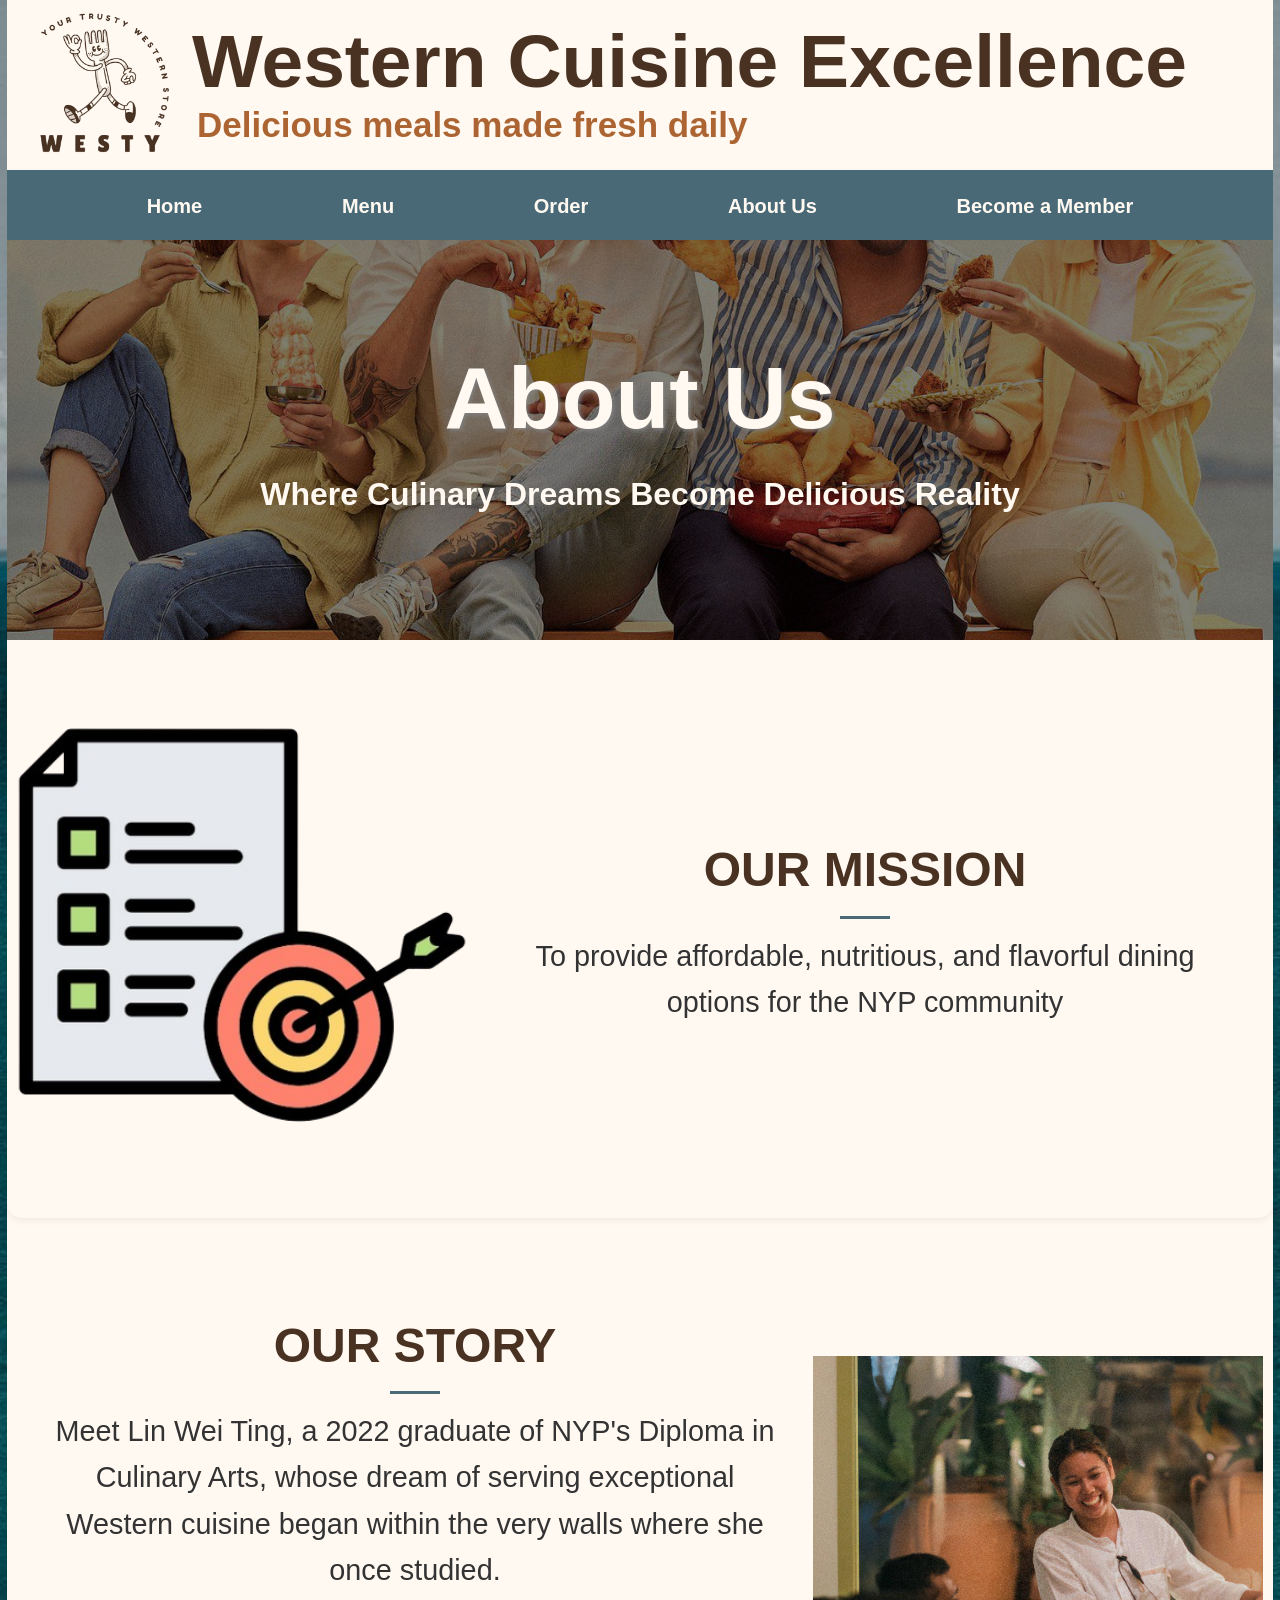
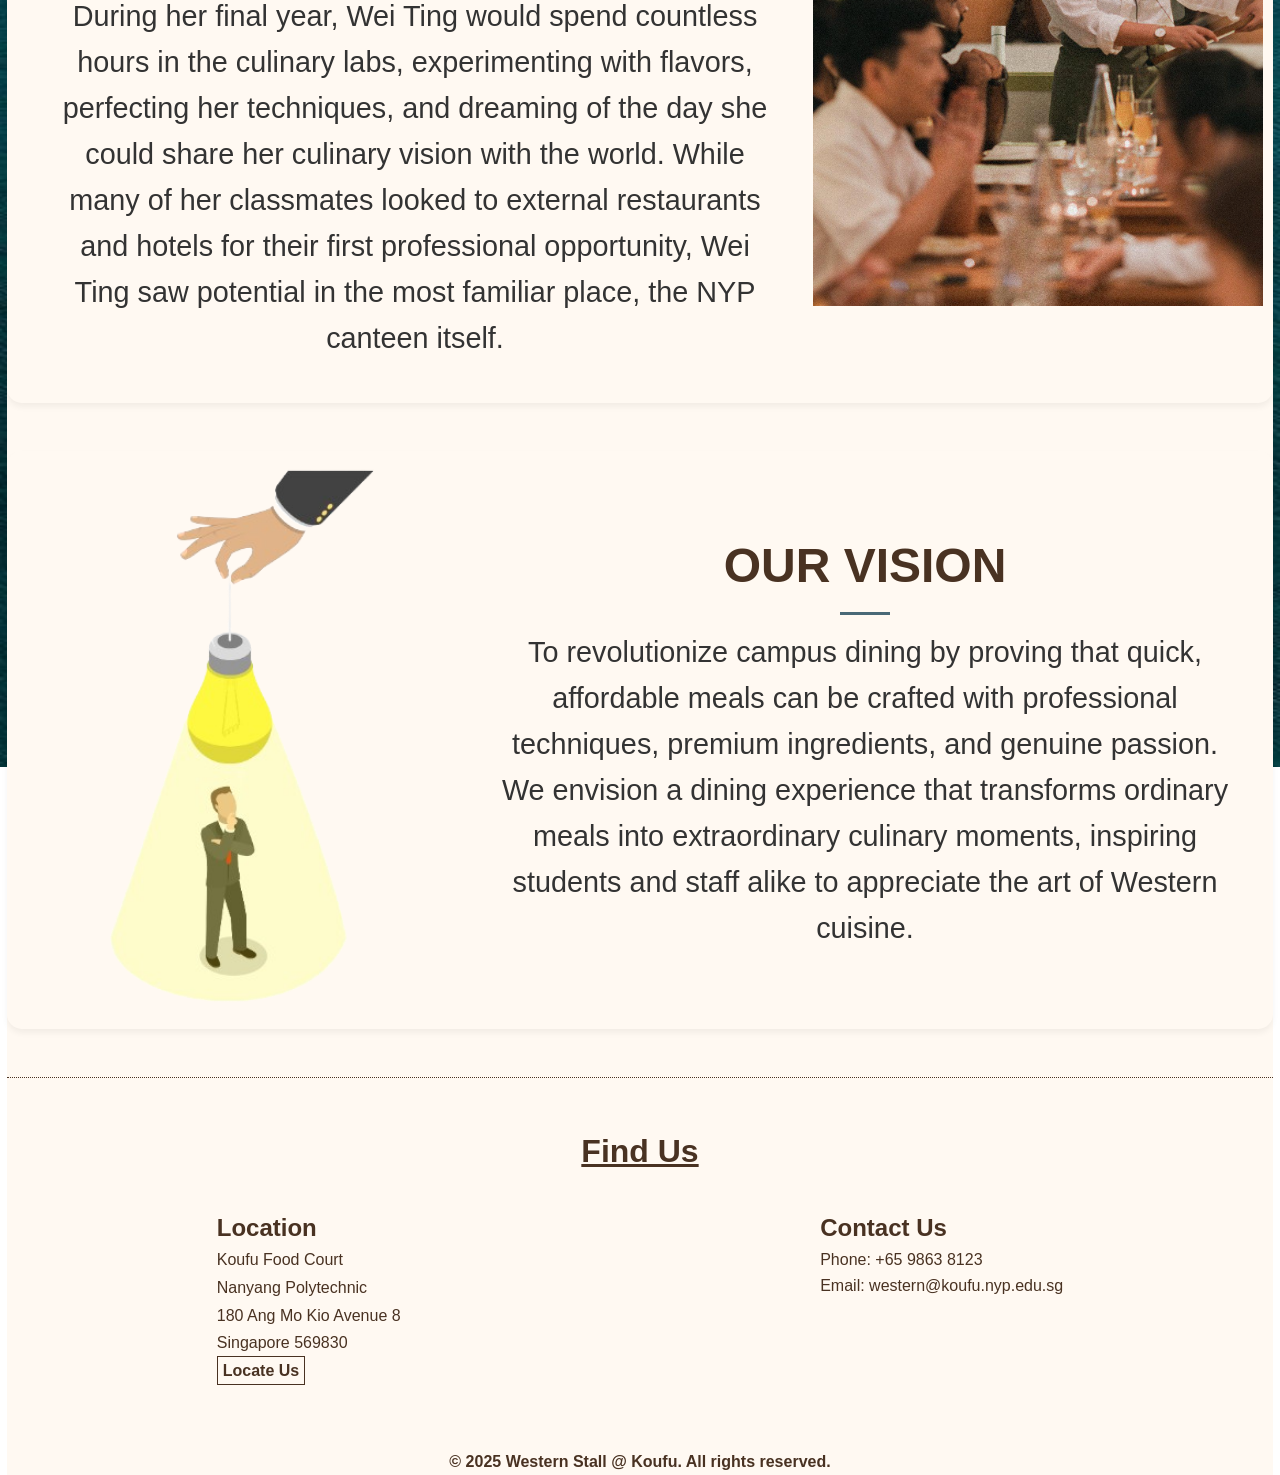
<file: assets/Project File/C2_244876B_HolyAngelinVirsaIrwanto_FinalProject (1)/C2_244876B_HolyAngelinVirsaIrwanto_FinalProject/about.html>
<!DOCTYPE html>
<html lang="en">
<head>
    <meta charset="UTF-8">
    <meta name="viewport" content="width=device-width, initial-scale=1.0">
    <title>About Us</title>
    <link rel="stylesheet" href="stylesheet/styles.css">
    <style>

        body{
            background-image: url(Images/bg2.jpg);
            background-size: cover;
            overflow-x: hidden;
            overflow-y: auto;
            background-repeat: no-repeat;
            background-attachment: fixed;
        }

        main{
            background-color: #fff9f2;
            border: none;
        }

        
        .about-banner {
            position: relative;
            width: 100%;
            height: 400px;
            background: linear-gradient(to top, rgb(0, 0, 0, 0.5) 50%, rgb(0, 0, 0, 0.5) 50%), url(Images/member.jpg);
            background-size: cover;
            background-repeat: no-repeat;
            background-position: center;
            display: flex;
            align-items: center;
            justify-content: center;
        }

        .about-banner-content {
            text-align: center;
            color: #fff9f2;
            padding: 0 2rem;
            animation: fadeIn 1s ease-out;
            
        }

        .about-banner h1 {
            font-size: 5.5rem;
            margin-bottom: 0;
            text-shadow: 2px 2px 4px grey;
        }

        .about-banner p {
            font-size: 2rem;
            margin-bottom: 2rem;
            font-weight: bold;
        }

        .ourmission, .ourstory, .ourvision {
            display: flex;
            align-items: center;
            margin-bottom: 3rem;
            padding: 10px;
            border-radius: 15px;
            box-shadow: 0 4px 6px rgba(0, 0, 0, 0.05);
            overflow: hidden;
        }

        .ourmission img, .ourstory img, .ourvision img {
            width: 450px;
            height: 550px;
            object-fit: cover;
            transition: transform 0.3s ease;
        }
        .ourmission:hover img, .ourstory:hover img, .ourvision:hover img {
            transform: scale(1.05);
        }

        .ourmission-text, .ourstory-text, .ourvision-text {
            flex: 1;
            padding: 2rem;
            text-align: center;
        }

        .ourmission-text h1, .ourstory-text h1, .ourvision-text h1 {
            font-size: 3rem;
            color: #493222;
            margin-bottom: 1.5rem;
            position: relative;
        }

        .ourmission-text h1::after, 
        .ourstory-text h1::after, 
        .ourvision-text h1::after {
            content: '';
            position: absolute;
            bottom: -10px;
            left: 50%;
            transform: translateX(-50%);
            width: 50px;
            height: 3px;
            background-color: #496977;
        }

.ourmission-text p, .ourstory-text p, .ourvision-text p {
    font-size: 1.8rem;
    color: #333;
    line-height: 1.6;
}
    </style>

</head>
<body>
    <main>
        <header>
            <div class="header-image">
                <img src="Images/westy2_brown-removebg-preview.png" height="150" width="150" alt="">
            </div>
            <div class="text-container">
            <h1>Western Cuisine Excellence</h1>
            <p>Delicious meals made fresh daily</p>
            </div>
            
            
        </header>

        <nav>
            <a href="home_page.html">Home</a>
            <a href="menu.html">Menu</a>
            <a href="order.html">Order</a>
            <a href="about.html">About Us</a>
            <a href="register.html">Become a Member</a>
        </nav>

        <section class="about-banner">
            <section class="about-banner-content">
                <h1>About Us</h1>
                <p>Where Culinary Dreams Become Delicious Reality</p>
            </section>
        </section>

        <section class="ourmission">
            <div>
                <img src="Images/mission-removebg-preview.png" alt="">
            </div>
            <div class="ourmission-text">
                <h1>OUR MISSION</h1>
                <p>To provide affordable, nutritious, and flavorful dining options for the NYP community
                </p>
            </div>
        </section>

        <section class="ourstory">
            <div class="ourstory-text">
                <h1>OUR STORY</h1>
                <p>Meet Lin Wei Ting, a 2022 graduate of NYP's Diploma in Culinary Arts, whose dream of serving exceptional Western cuisine began within the very walls where she once studied.
                </p>
                <p>During her final year, Wei Ting would spend countless hours in the culinary labs, experimenting with flavors, perfecting her techniques, and dreaming of the day she could share her culinary vision with the world. While many of her classmates looked to external restaurants and hotels for their first professional opportunity, Wei Ting saw potential in the most familiar place, the NYP canteen itself.
                </p>
            </div>
            <div>
                <img src="Images/manager.jpg" alt="">
            </div>
        </section>

        <section class="ourvision">
            <div>
                <img src="Images/vision-removebg-preview.png" alt="">
            </div>
            <div class="ourvision-text">
                <h1>OUR VISION</h1>
                <p>To revolutionize campus dining by proving that quick, affordable meals can be crafted with professional techniques, premium ingredients, and genuine passion. We envision a dining experience that transforms ordinary meals into extraordinary culinary moments, inspiring students and staff alike to appreciate the art of Western cuisine.
                </p>
            </div>
        </section>


        <section class="contact">
            <h2 class="section-title">Find Us</h2>
            <div class="contact-info">
                <div class="location">
                    <h3>Location</h3>
                    <p>Koufu Food Court</p>
                    <p>Nanyang Polytechnic</p>
                    <p>180 Ang Mo Kio Avenue 8</p>
                    <p>Singapore 569830</p>
                    <p><a href="https://maps.app.goo.gl/f1tavhtFt8kY3Dp88">Locate Us</a></p>
                </div>
                <div class="contact-details">
                    <h3>Contact Us</h3>
                    <p>Phone: +65 9863 8123</p>
                    <p>Email: western@koufu.nyp.edu.sg</p>
                </div>
            </div>
        </section>

        <footer>
            <h4>&copy; 2025 Western Stall @ Koufu. All rights reserved.</h4> 
        </footer>

    </main>
</body>
</html>
</file>
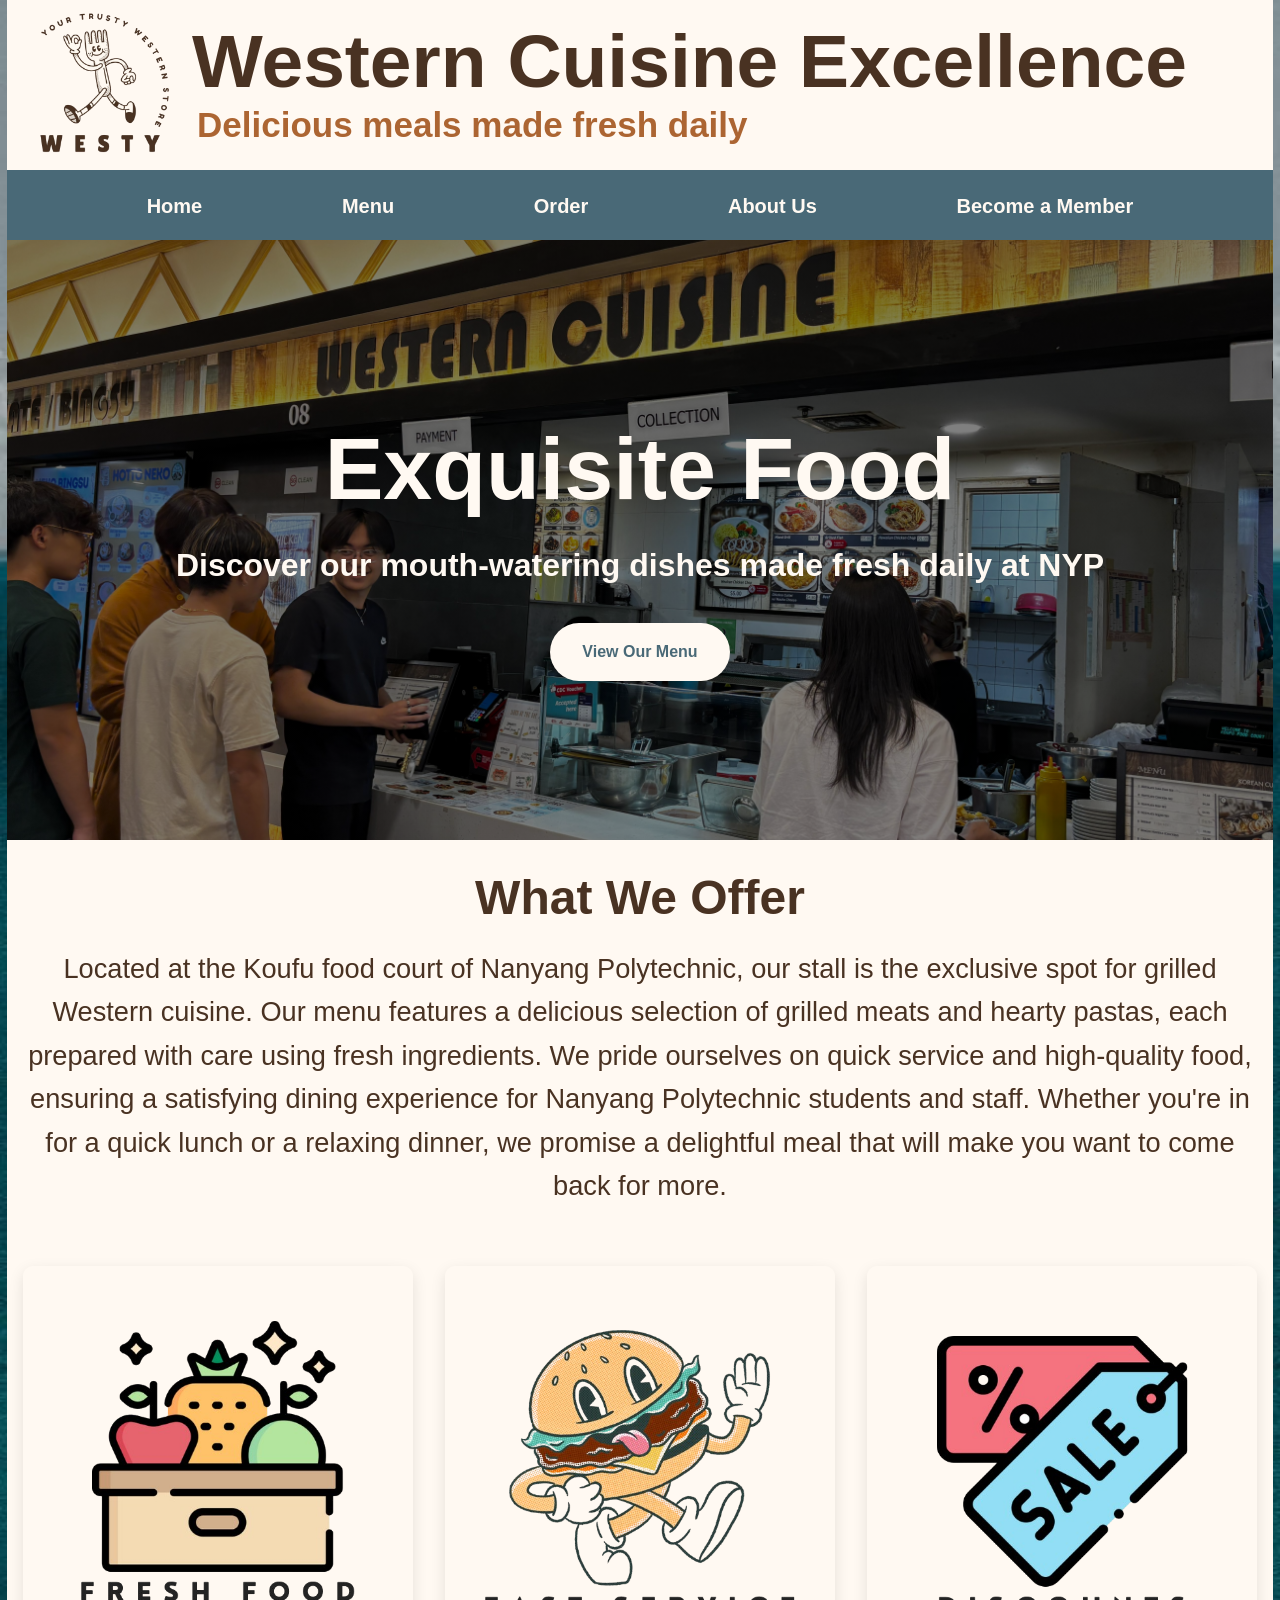
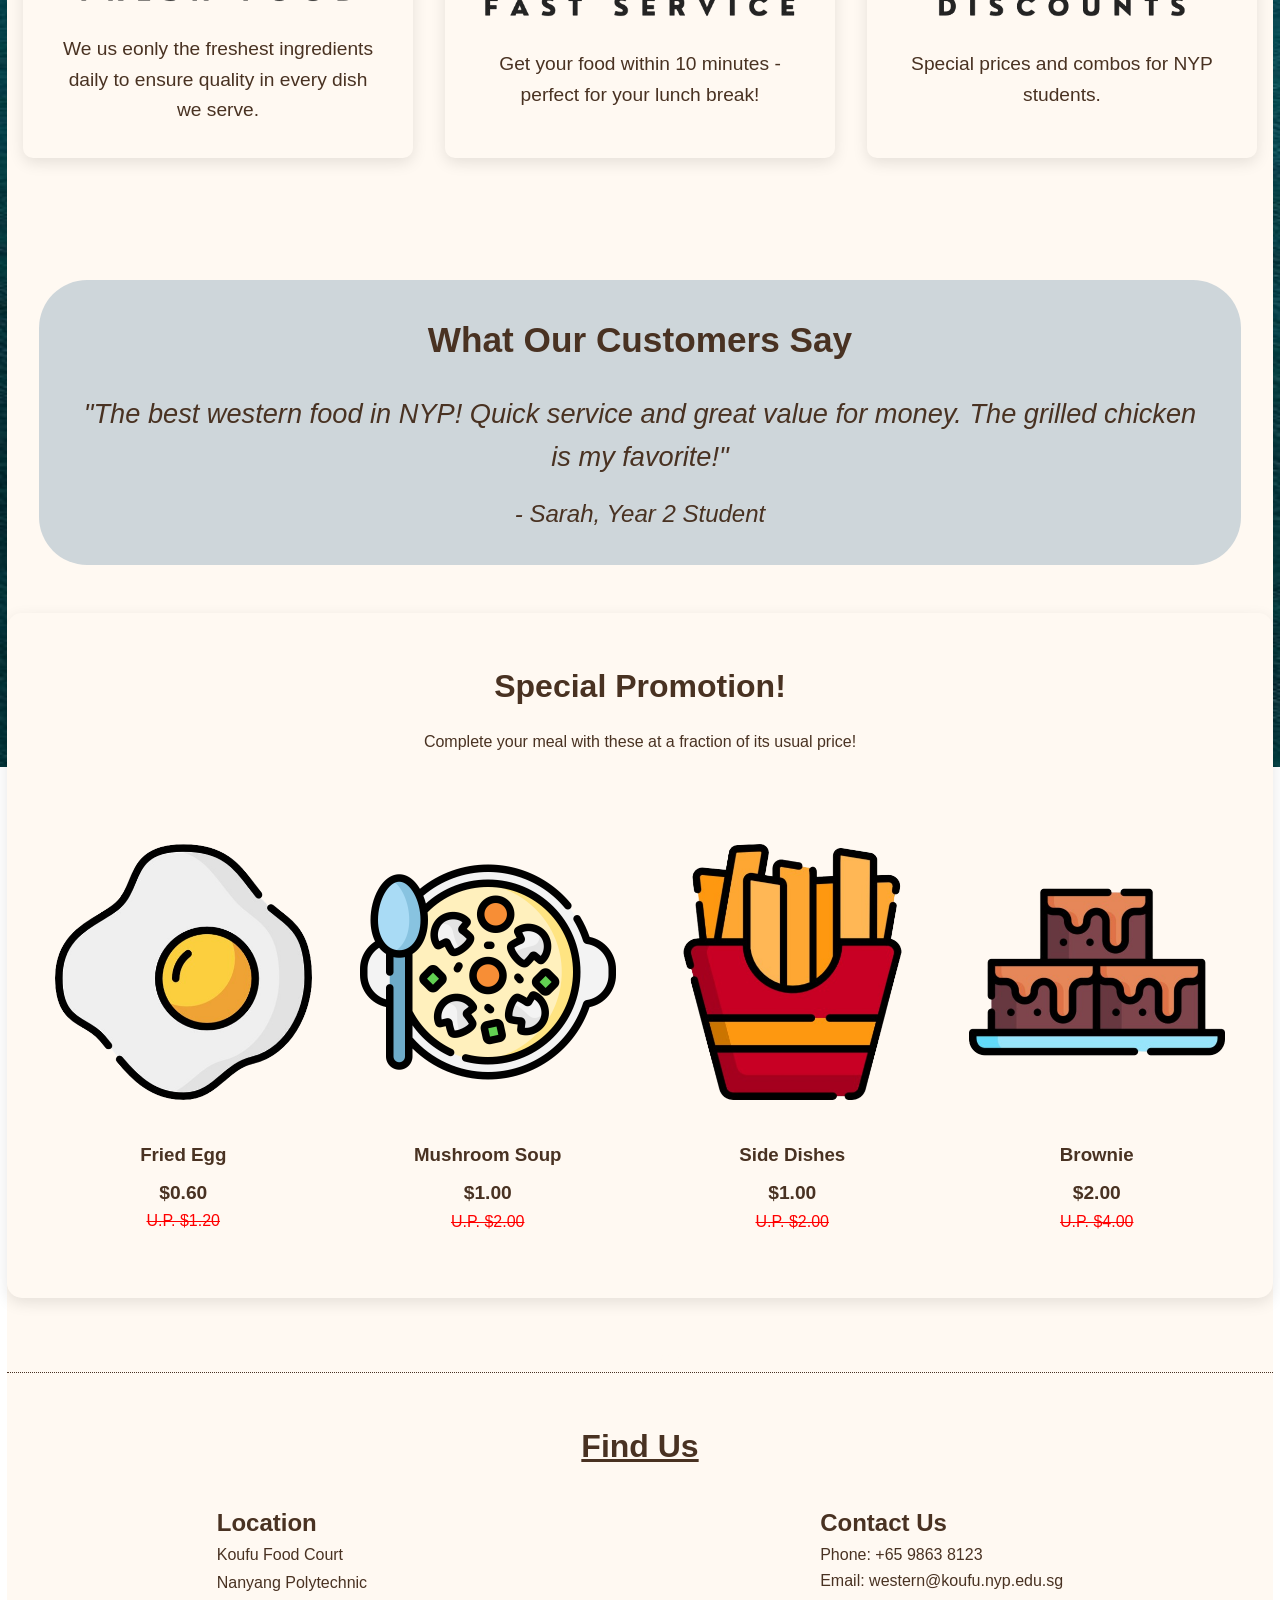
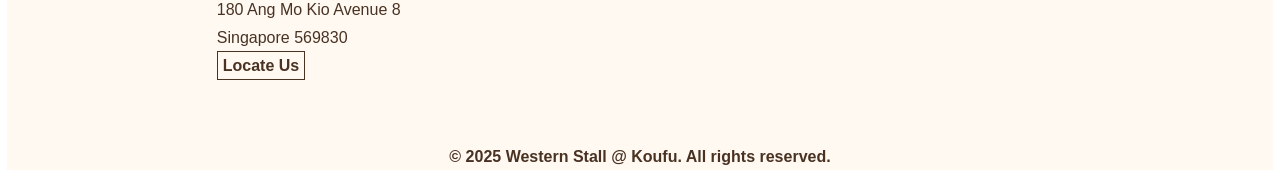
<file: assets/Project File/C2_244876B_HolyAngelinVirsaIrwanto_FinalProject (1)/C2_244876B_HolyAngelinVirsaIrwanto_FinalProject/home_page.html>
<!DOCTYPE html>
<html lang="en">
<head>
    <meta charset="UTF-8">
    <meta name="viewport" content="width=device-width, initial-scale=1.0">
    <title>Home Page</title>
    <link rel="stylesheet" href="stylesheet/styles.css">
    <style>

        body{
            background-image: url(Images/bg2.jpg);
            background-size: cover;
            overflow-x: hidden;
            overflow-y: auto;
            background-repeat: no-repeat;
            background-attachment: fixed;
        }
        
        main{
            background-color: #fff9f2;
            border: none;
        }

        
        .banner {
            position: relative;
            width: 100%;
            height: 600px;
            background: linear-gradient(to top, rgb(0, 0, 0, 0.5) 50%, rgb(0, 0, 0, 0.5) 50%), url(Images/home/westerncuisine.jpg);
            background-size: cover;
            background-repeat: no-repeat;
            background-position: center;
            display: flex;
            align-items: center;
            justify-content: center;
        }

        .banner-content {
            text-align: center;
            color: #fff9f2;
            padding: 0 2rem;
            animation: fadeIn 1s ease-out;
            
        }

        .banner h1 {
            font-size: 5.5rem;
            margin-bottom: 0;
        }

        .banner p {
            font-size: 2rem;
            margin-bottom: 2rem;
            font-weight: bold;
        }

        .banner-button {
            display: inline-block;
            padding: 1rem 2rem;
            background-color: #fff9f2;
            color: #496977;
            text-decoration: none;
            border-radius: 30px;
            font-weight: bold;
            transition: transform 0.05s, background-color 0.05s;

        }

        .banner-button:hover {
            transform: translateY(-2px);
            background-color: #ac6532;
            color: #fff9f2;
        }

        .intro-title {
            padding-top: 20px;
            font-size: 3rem;
        }

        .description {
            font-size: 1.7rem;
            padding: 10px;
            margin-bottom: 20px;
        }

        .homeFood {
            display: grid;
            grid-template-columns: repeat(3, 1fr);
            gap: 2rem;
            margin: 3rem 1rem;
        }

        .feature-card{
            display: flex;
            flex-direction: column;
            justify-content: center;
            padding: 2rem;
            border-radius: 10px;
            text-align: center;
            transition: transform 0.3s;
            box-shadow: 0 5px 15px rgba(0, 0, 0, 0.1);
        }

        .feature-card img {
            width: 100%;
        }

        .feature-card:hover {
            transform: translateY(-5px);
        }

        .feature-card p{
            display: block;
            font-size: 1.2rem;
            margin-top: 10px;
        }

        .testimonial {
            background: linear-gradient(135deg, #ced6da 0%, #ced6da 100% );
            color: #493222;
            padding: 2rem 2rem;
            margin: 3rem 2rem;
            border-radius: 3rem;
            text-align: center;
        }

        .testimonial h2 {
            font-size: 2.2rem;
            margin-bottom: 1.5rem;
        }

        .testimonial p {
            font-size: 1.7rem;
            font-style: italic;
            margin-bottom: 1rem;
        }

        .testimonial cite {
            font-size: 1.5rem;
        }

        .promotions {
            padding: 3rem 2rem;
            border-radius: 15px;
            box-shadow: 0 5px 15px rgba(0, 0, 0, 0.1);
            margin: 3rem 0;
        }

        .promotion-title {
            text-align: center;
            margin-bottom: 1rem;
            font-size: 2rem;
        }

        .promotion-subtitle {
            text-align: center;
            margin-bottom: 3rem;
        }

        .promotion-items {
            display: grid;
            grid-template-columns: repeat(4, 1fr);
            align-items: center;
            margin: auto auto;
            gap: 1rem;
   
        }

        .promo-item {
            display: flex;
            flex-direction: column;
            align-items: center;
            text-align: center;
            padding: 1rem;
    
        }

        .promo-item img {
            width: 100%;
            height: auto;
            object-fit: contain;
        }

        .promo-item:hover {
            transform: translateY(-5px);
        }

        .promo-item h3 {
            margin-top: 2rem;
            margin-bottom: 0.5rem;
        }

        .promo-item .price {
            font-weight: bold;
            font-size: 1.2rem;
        }

        .promo-item .ori-price {
            color: red;
            text-decoration: line-through;
            font-size: 1rem;
        }
    




    </style>

</head>
<body>
    <main>
        <header>
            <div class="header-image">
                <img src="Images/westy2_brown-removebg-preview.png" height="150" width="150" alt="">
            </div>
            <div class="text-container">
            <h1>Western Cuisine Excellence</h1>
            <p>Delicious meals made fresh daily</p>
            </div>
            
            
        </header>

        <nav>
            <a href="home_page.html">Home</a>
            <a href="menu.html">Menu</a>
            <a href="order.html">Order</a>
            <a href="about.html">About Us</a>
            <a href="register.html">Become a Member</a>
        </nav>

        <section class="banner">
            <section class="banner-content">
                <h1>Exquisite Food</h1>
                <p>Discover our mouth-watering dishes made fresh daily at NYP</p>
                <a href="menu.html" class="banner-button">View Our Menu</a>
            </section>
        </section>

        <section class="intro">
            <h1 class="intro-title">What We Offer</h1>
            <p class="description">Located at the Koufu food court of Nanyang Polytechnic, our stall is the exclusive spot for grilled Western cuisine. Our menu features a delicious selection of grilled meats and hearty pastas, each prepared with care using fresh ingredients. We pride ourselves on quick service and high-quality food, ensuring a satisfying dining experience for Nanyang Polytechnic students and staff. Whether you're in for a quick lunch or a relaxing dinner, we promise a delightful meal that will make you want to come back for more.</p>
        

            <div class="homeFood">
                <div class="feature-card">
                    <img src="Images/home/fresh-removebg-preview.png" alt="">
                    <p>We us eonly the freshest ingredients daily to ensure quality in every dish we serve.</p>
                </div>
                <div class="feature-card">
                    <img src="Images/home/fast-removebg-preview.png" alt="fast service">
                    <p>Get your food within 10 minutes - perfect for your lunch break!</p>
                </div>
                <div class="feature-card">
                    <img src="Images/home/discount-removebg-preview.png" alt="discount">
                    <p>Special prices and combos for NYP students.</p>
                </div>
            </div> <br>
        </section>

        <section class="testimonial">
            <h2>What Our Customers Say</h2>
            <p>"The best western food in NYP! Quick service and great value for money. The grilled chicken is my favorite!"</p>
            <cite>- Sarah, Year 2 Student</cite>
        </section>

        <section class="promotions">
            <h2 class="promotion-title">Special Promotion!</h2>
            <p class="promotion-subtitle">Complete your meal with these at a fraction of its usual price!</p> <br>
        
            <div class="promotion-items">
                <div class="promo-item">
                    <a href="order.html" title="Order Now"><img src="Images/home/fried-egg-removebg-preview.png" alt="fried-egg" ></a>
                    <h3>Fried Egg</h3>
                    <p class="price">$0.60</p>
                    <p class="ori-price">U.P. $1.20</p>
                </div>
                <div class="promo-item">
                    <a href="order.html" title="Order Now"><img src="Images/home/mushroom.png" alt="mushroom-soup"></a>
                    <h3>Mushroom Soup</h3>
                    <p class="price">$1.00</p>
                    <p class="ori-price">U.P. $2.00</p>
                </div>
                <div class="promo-item">
                    <a href="order.html" title="Order Now"><img src="Images/home/french-fries-removebg-preview.png" alt="french-fries"></a>
                    <h3>Side Dishes</h3>
                    <p class="price">$1.00</p>
                    <p class="ori-price">U.P. $2.00</p>
                </div>
                <div class="promo-item">
                    <a href="order.html" title="Order Now"><img src="Images/home/brownies-removebg-preview.png" alt="brownies"></a>
                    <h3>Brownie</h3>
                    <p class="price">$2.00</p>
                    <p class="ori-price">U.P. $4.00</p>
                </div>
            </div>
        </section>
        <section style="text-align: center;">
            <a href="order.html" class="cta-button">Order Now</a>
        </section>

        

        <section class="contact">
            <h2 class="section-title">Find Us</h2>
            <div class="contact-info">
                <div class="location">
                    <h3>Location</h3>
                    <p>Koufu Food Court</p>
                    <p>Nanyang Polytechnic</p>
                    <p>180 Ang Mo Kio Avenue 8</p>
                    <p>Singapore 569830</p>
                    <p><a href="https://maps.app.goo.gl/f1tavhtFt8kY3Dp88">Locate Us</a></p>
                </div>
                <div class="contact-details">
                    <h3>Contact Us</h3>
                    <p>Phone: +65 9863 8123</p>
                    <p>Email: western@koufu.nyp.edu.sg</p>
                </div>
            </div>
        </section>

        <footer>
        <h4>&copy; 2025 Western Stall @ Koufu. All rights reserved.</h4> 
        </footer>
    </main>
</body>
</html>
</file>
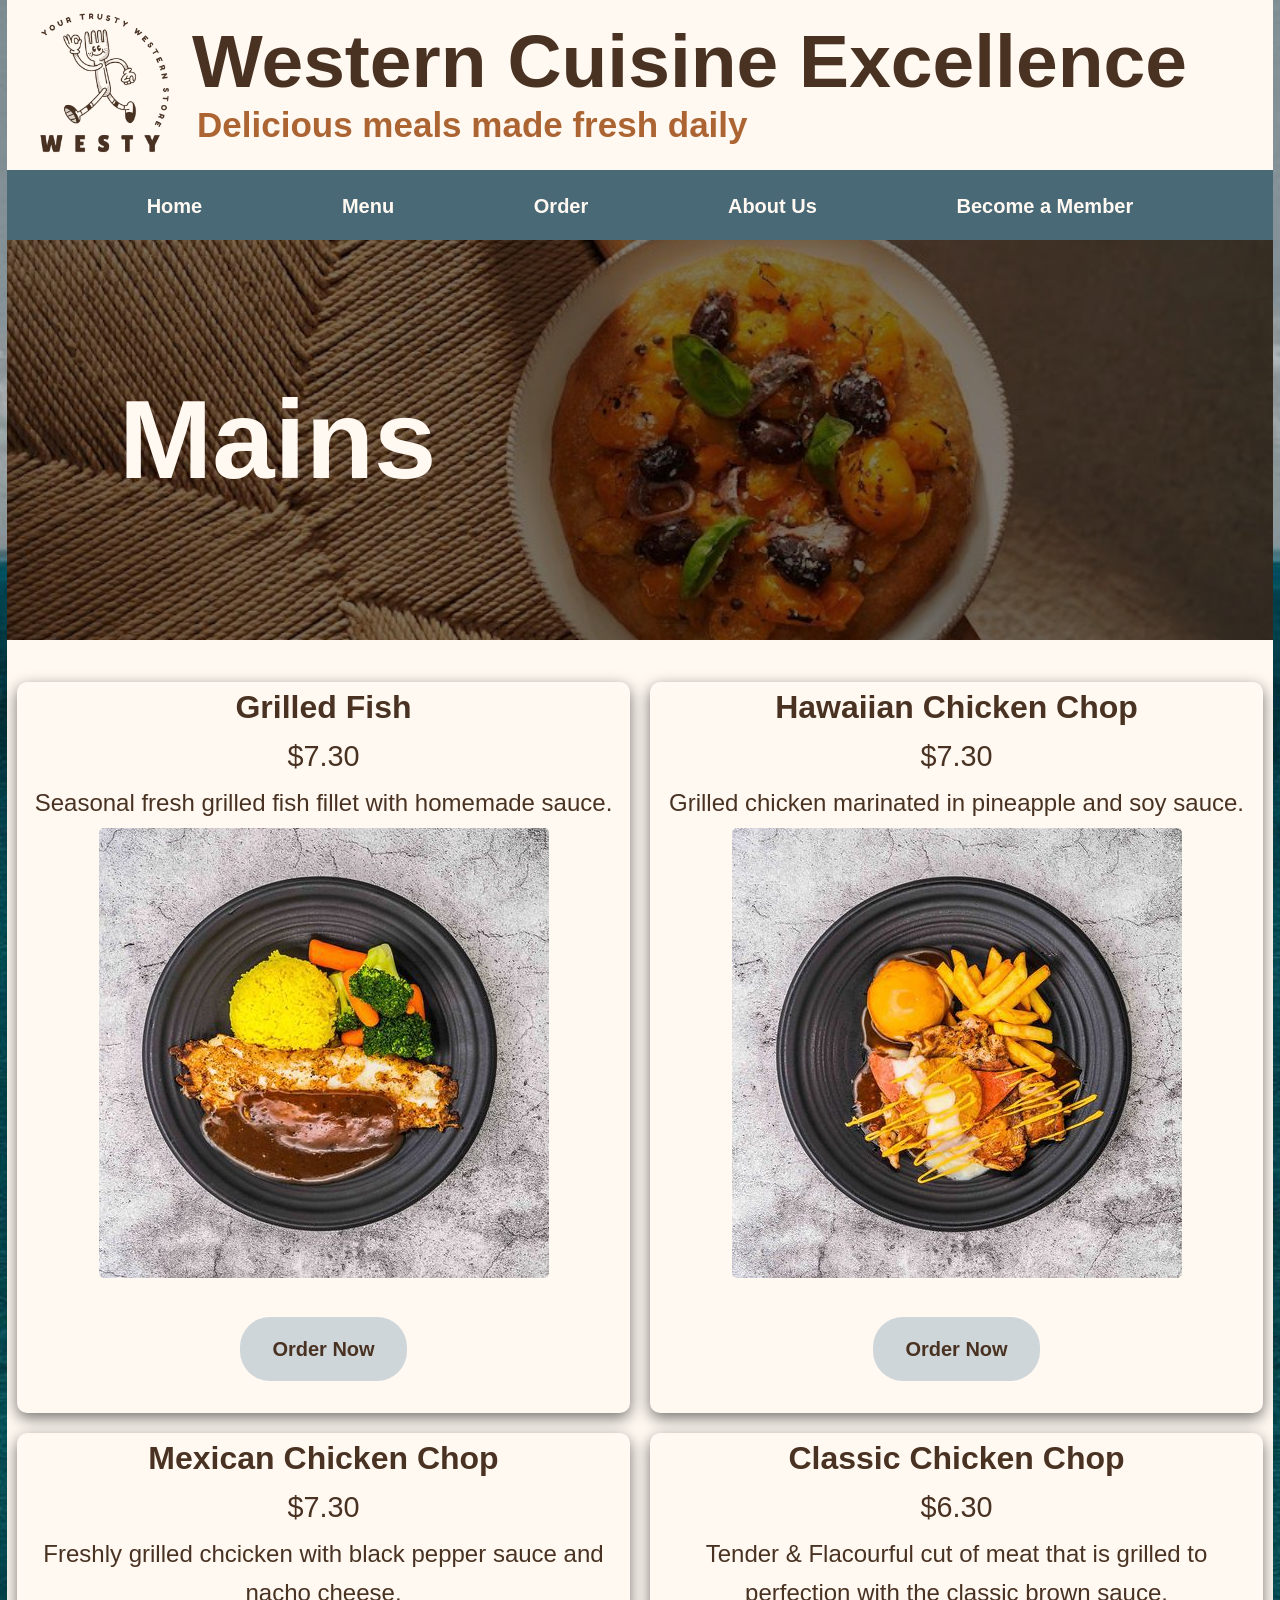
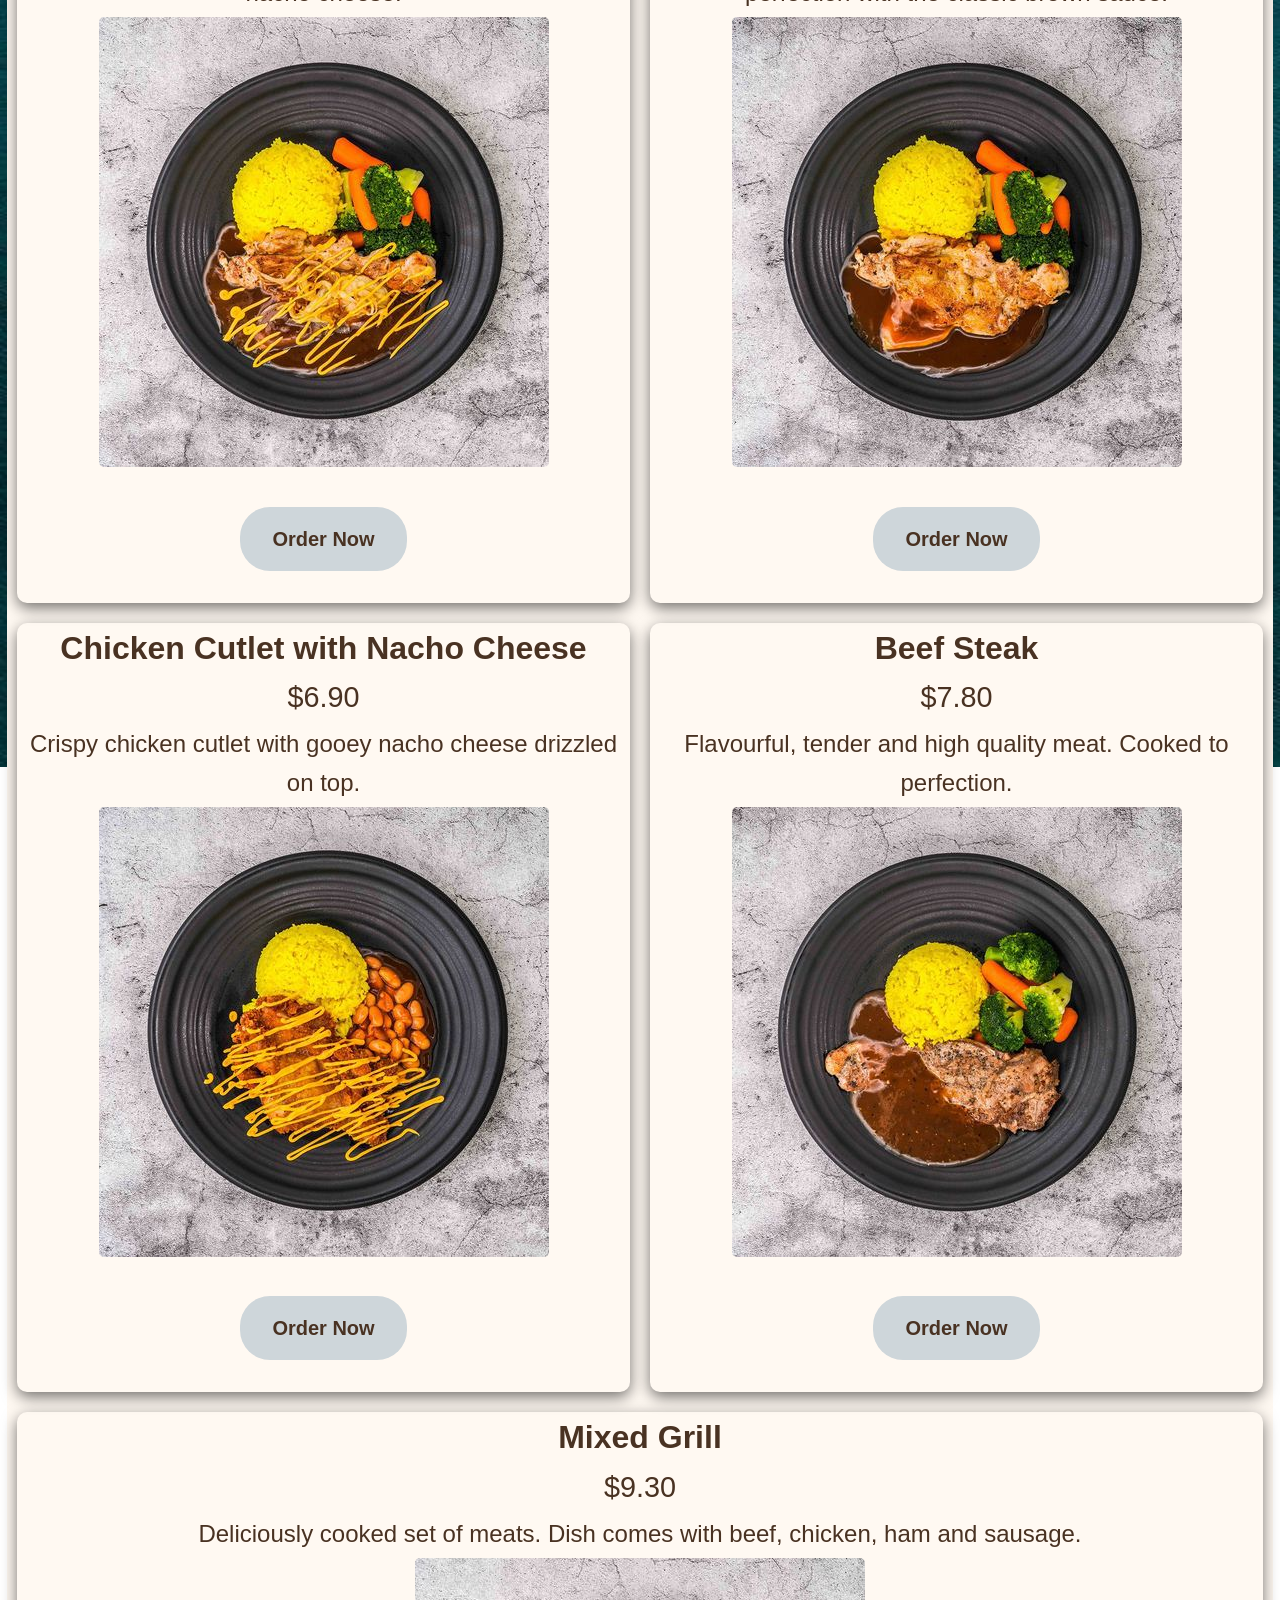
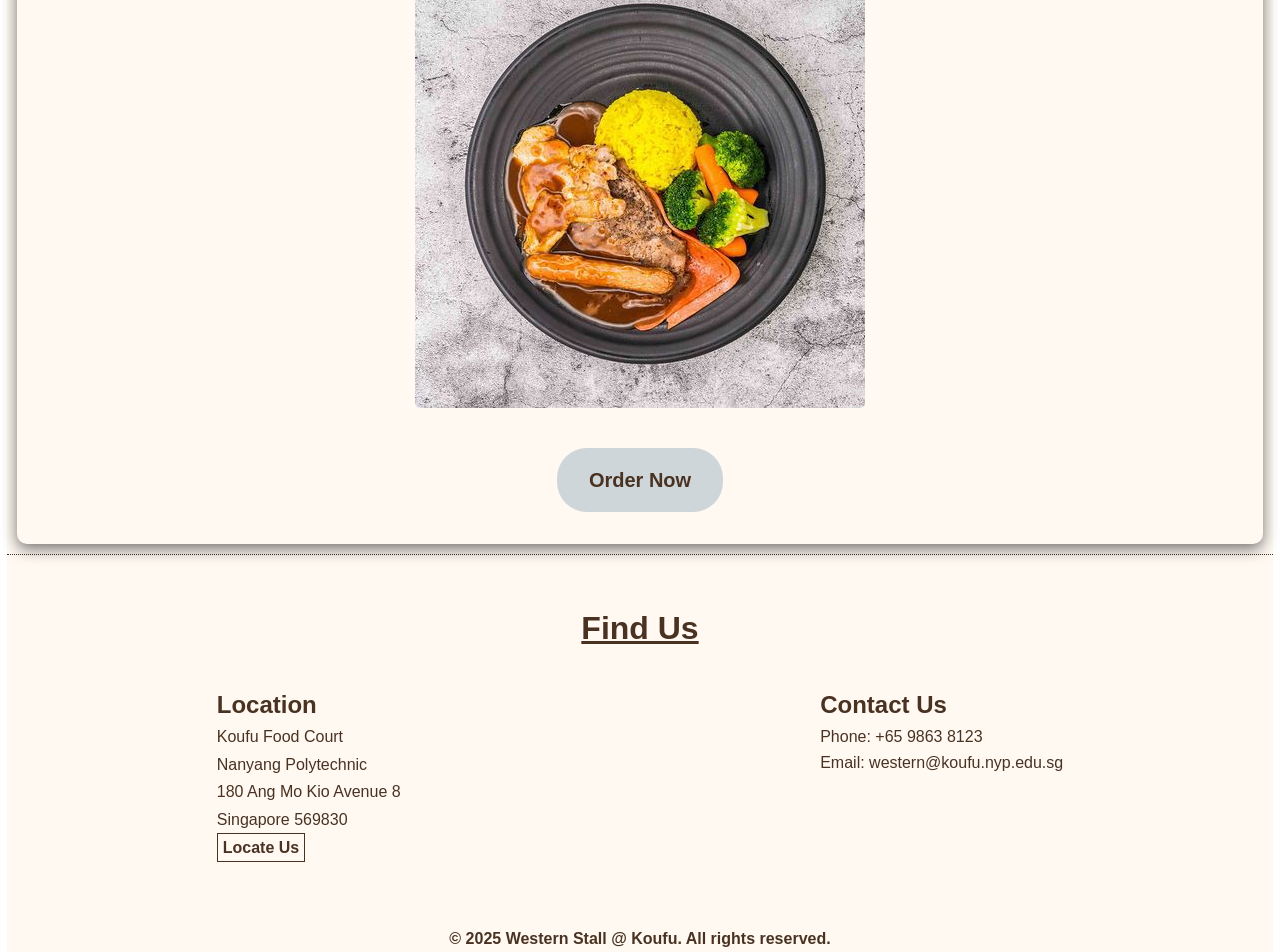
<file: assets/Project File/C2_244876B_HolyAngelinVirsaIrwanto_FinalProject (1)/C2_244876B_HolyAngelinVirsaIrwanto_FinalProject/mains.html>
<!DOCTYPE html>
<html lang="en">
<head>
    <meta charset="UTF-8">
    <meta name="viewport" content="width=device-width, initial-scale=1.0">
    <title>Mains</title>
    <link rel="stylesheet" href="stylesheet/styles.css">
    <style>
        body{
            background-image: url(Images/bg2.jpg);
            background-size: cover;
            overflow-x: hidden;
            overflow-y: auto;
            background-repeat: no-repeat;
            background-attachment: fixed;
        }
        
        main{
            background-color: #fff9f2;
            border: none;
        }
        .menu-banner {
            position: relative;
            width: 100%;
            height: 400px;
            background: linear-gradient(to top, rgb(0, 0, 0, 0.5) 50%, rgb(0, 0, 0, 0.5) 50%), url(Images/menu/banner.jpg);
            background-size: cover;
            background-repeat: no-repeat;
            background-position: center;
            display: flex;
            align-items: center;
            justify-content: left;
            margin-bottom: 2rem;
        }
        .menu-banner-content {
            text-align: center;
            color: #fff9f2;
            padding: 0 2rem;
            animation: fadeIn 1s ease-out;
            
        }
        .menu-banner h1 {
            font-size: 7rem;
            margin-bottom: 0;
            margin-left: 5rem;
          
        }
        .menu-rows{
            display: flex;
            justify-content: space-around;
            width: auto;
            height: auto;
        }
        .mains-dishes{
            flex: 2;
            display: flex;
            flex-direction: column;
            align-items: center;
            text-align: center;
            width: auto;
            border-radius: 10px;
            transition: transform 0.3s;
            box-shadow: 0 5px 15px rgba(0, 0, 0, 0.549);
            margin: 10px;
        }

        .mains-desc {
            flex: 3;
            
        }

        .mains-desc h2{
            font-size: 2rem;
        }

        .mains-desc .price{
            font-size: 1.8rem;
        }

        .mains-desc p{
           font-size: 1.5rem;
           margin-bottom: 5px;
        }

        .mains-img {
          
            flex: 1;
        }

        .mains-img img{
            border-radius: 5px;
            width: auto;
            height: auto;
        }

        .menu-button{
            display: inline-block;
            padding: 1rem 2rem;
            background-color: #ced6da;
            color: #496977;
            text-decoration: none;
            border-radius: 30px;
            font-weight: bold;
            transition: transform 0.05s, background-color0.3s;
            margin: 2rem 0;
            font-size: 20px;
        }

        .menu-button a{
            font-weight: bolder;
            color: #493222;
            
        }

        .menu-button:hover {
            transform: translateY(-2px);
            background-color: #496977;
        }

        .menu-button:hover  a{
            color: #fff9f2;
        }

    </style>

</head>
<body>
    <main>
        <header>
            <div class="header-image">
                <img src="Images/westy2_brown-removebg-preview.png" height="150" width="150" alt="">
            </div>
            <div class="text-container">
            <h1>Western Cuisine Excellence</h1>
            <p>Delicious meals made fresh daily</p>
            </div>
        </header>

        <nav>
            <a href="home_page.html">Home</a>
            <a href="menu.html">Menu</a>
            <a href="order.html">Order</a>
            <a href="about.html">About Us</a>
            <a href="register.html">Become a Member</a>
        </nav>

        <section class="menu">

            <div class="mains">
                <section class="menu-banner">
                    <section class="menu-banner-content">
                        <h1>Mains</h1>
                    </section>
                </section>

            <div class="menu-rows">
                <div class="mains-dishes">
                    <div class="mains-desc">
                        <h2>Grilled Fish</h2>
                        <p class="price">$7.30</p>
                        <p>Seasonal fresh grilled fish fillet with homemade sauce.</p>
                    </div>
                    <div class="mains-img">
                        <img src="Images/menu/grilledfish.jpg" alt="Grilled Fish">
                    </div>
                    <div class="menu-button">
                        <a href="order.html">Order Now</a>
                    </div>
                </div>

                <div class="mains-dishes">
                    <div class="mains-desc">
                        <h2>Hawaiian Chicken Chop</h2>
                        <p class="price">$7.30</p>
                        <p>Grilled chicken marinated in pineapple and soy sauce.</p>
                    </div>
                    <div class="mains-img">
                        <img src="Images/menu/hawaiichicken.jpg" alt="Hawaiian Chicken Chop">
                    </div>
                    <div class="menu-button">
                        <a href="order.html">Order Now</a>
                    </div>
                </div>
            </div>

            <div class="menu-rows">
                <div class="mains-dishes">
                    <div class="mains-desc">
                        <h2>Mexican Chicken Chop</h2>
                        <p class="price">$7.30</p>
                        <p>Freshly grilled chcicken with black pepper sauce and nacho cheese. </p>
                    </div>
                    <div class="mains-img">
                        <img src="Images/menu/mexicanchicken.jpg" alt="Mexican Chicken Chop">
                    </div>
                    <div class="menu-button">
                        <a href="order.html">Order Now</a>
                    </div>
                </div>

                <div class="mains-dishes">
                    <div class="mains-desc">
                        <h2>Classic Chicken Chop</h2>
                        <p class="price">$6.30</p>
                        <p>Tender & Flacourful cut of meat that is grilled to perfection with the classic brown sauce.</p>
                    </div>
                    <div class="mains-img">
                        <img src="Images/menu/chickenchop.jpg" alt="Classic Chicken Chop">
                    </div>
                    <div class="menu-button">
                        <a href="order.html">Order Now</a>
                    </div>
                </div>
            </div>

            <div class="menu-rows">
                <div class="mains-dishes">
                    <div class="mains-desc">
                        <h2>Chicken Cutlet with Nacho Cheese</h2>
                        <p class="price">$6.90</p>
                        <p>Crispy chicken cutlet with gooey nacho cheese drizzled on top.</p>
                    </div>
                    <div class="mains-img">
                        <img src="Images/menu/chickennacho.jpg" alt="Chicken Cutlet with Nacho Cheese">
                    </div>
                    <div class="menu-button">
                        <a href="order.html">Order Now</a>
                    </div>
                </div>

                <div class="mains-dishes">
                    <div class="mains-desc">
                        <h2>Beef Steak</h2>
                        <p class="price">$7.80</p>
                        <p>Flavourful, tender and high quality meat. Cooked to perfection.</p>
                    </div>
                    <div class="mains-img">
                        <img src="Images/menu/beefsteak.jpg" alt="Beef Steak">
                    </div>
                    <div class="menu-button">
                        <a href="order.html">Order Now</a>
                    </div>
                </div>
            </div>

            <div class="menu-rows">
                <div class="mains-dishes">
                    <div class="mains-desc">
                        <h2>Mixed Grill</h2>
                        <p class="price">$9.30</p>
                        <p>Deliciously cooked set of meats. Dish comes with beef, chicken, ham and sausage.</p>
                    </div>
                    <div class="mains-img">
                        <img src="Images/menu/mixedgrill.jpg" alt="Mixed Grill">
                    </div>
                    <div class="menu-button">
                        <a href="order.html">Order Now</a>
                    </div>
                </div>
            </div>

            </div>

        </section>

        <section class="contact">
            <h2 class="section-title">Find Us</h2>
            <div class="contact-info">
                <div class="location">
                    <h3>Location</h3>
                    <p>Koufu Food Court</p>
                    <p>Nanyang Polytechnic</p>
                    <p>180 Ang Mo Kio Avenue 8</p>
                    <p>Singapore 569830</p>
                    <p><a href="https://maps.app.goo.gl/f1tavhtFt8kY3Dp88">Locate Us</a></p>
                </div>
                <div class="contact-details">
                    <h3>Contact Us</h3>
                    <p>Phone: +65 9863 8123</p>
                    <p>Email: western@koufu.nyp.edu.sg</p>
                </div>
            </div>
        </section>

        <footer>
            <h4>&copy; 2025 Western Stall @ Koufu. All rights reserved.</h4> 
        </footer>

    </main>
</body>
</html>
</file>
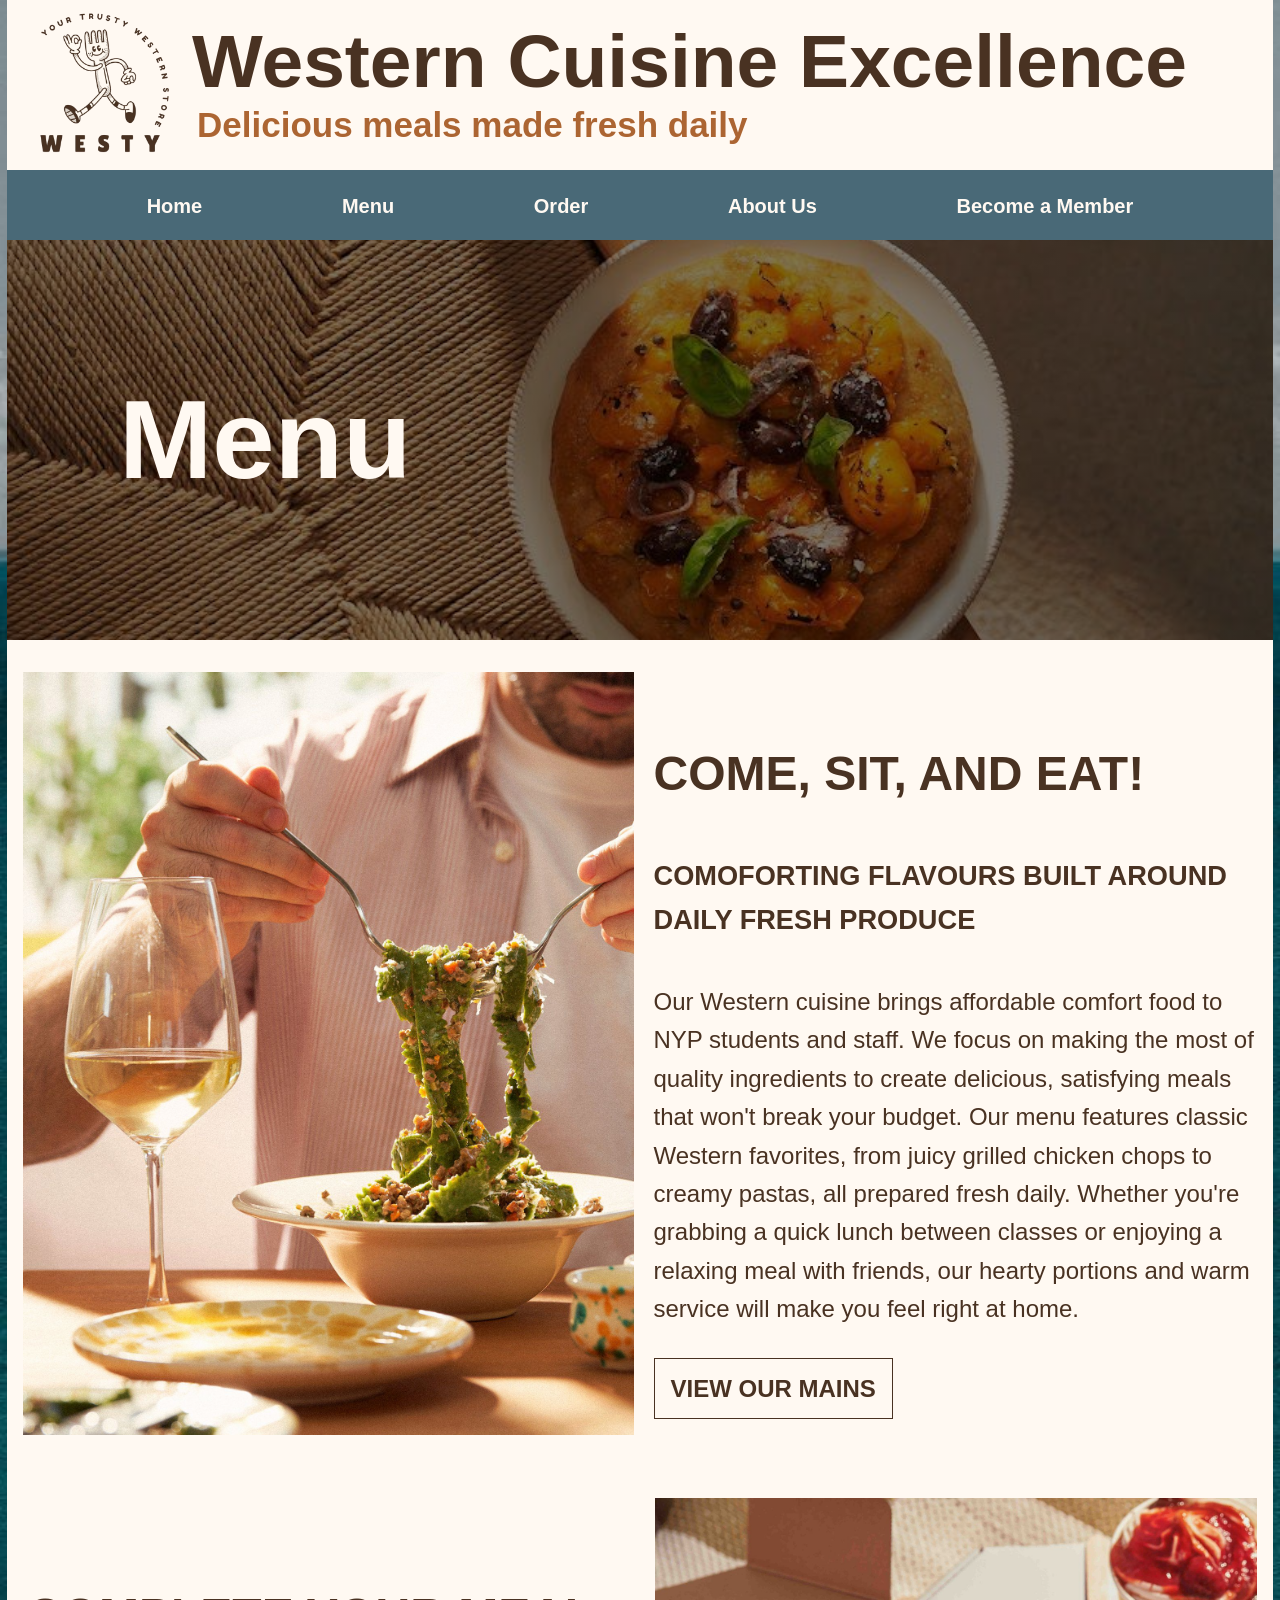
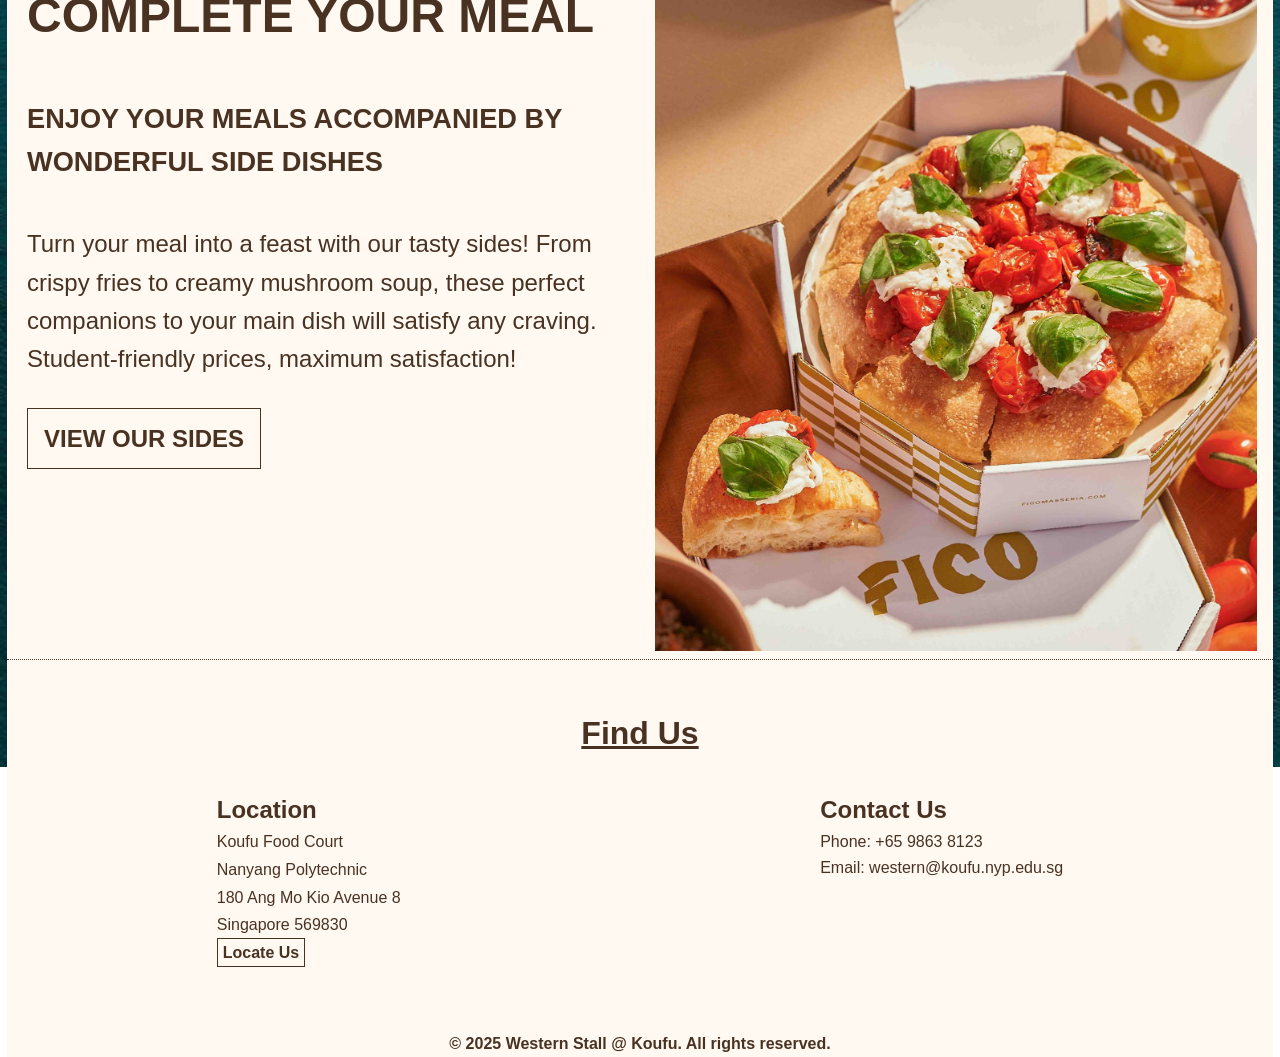
<file: assets/Project File/C2_244876B_HolyAngelinVirsaIrwanto_FinalProject (1)/C2_244876B_HolyAngelinVirsaIrwanto_FinalProject/menu.html>
<!DOCTYPE html>
<html lang="en">
<head>
    <meta charset="UTF-8">
    <meta name="viewport" content="width=device-width, initial-scale=1.0">
    <title>Main Menu</title>
    <link rel="stylesheet" href="stylesheet/styles.css">
    <style>
        body{
            background-image: url(Images/bg2.jpg);
            background-size: cover;
            overflow-x: hidden;
            overflow-y: auto;
            background-repeat: no-repeat;
            background-attachment: fixed;
        }
        
        main{
            background-color: #fff9f2;
            border: none;
        }
        .menu-banner {
            position: relative;
            width: 100%;
            height: 400px;
            background: linear-gradient(to top, rgb(0, 0, 0, 0.5) 50%, rgb(0, 0, 0, 0.5) 50%), url(Images/menu/banner.jpg);
            background-size: cover;
            background-repeat: no-repeat;
            background-position: center;
            display: flex;
            align-items: center;
            justify-content: left;
        }
        .menu-banner-content {
            text-align: center;
            color: #fff9f2;
            padding: 0 2rem;
            animation: fadeIn 1s ease-out;
            
        }
        .menu-banner h1 {
            font-size: 7rem;
            margin-bottom: 0;
            margin-left: 5rem;
          
        }

        .mains-menu{
            display: flex;
            flex-direction: row;
            justify-content: space-around;
            width: 100%;
            height: auto;
            padding-top: 2rem;
            margin-left: 1rem;
          
        }

        .mains-text{
            flex: 2;
            margin-left: 20px;
            margin-right: 25px;
        }
        
        .mains-text h1{
            font-size: 3rem;
            padding-top: 4rem;
        }

        .mains-text h3{
            padding-top: 2.6rem;
            font-size: 1.7rem;
            padding-bottom: 2.6rem;
        }

        .mains-text p{
            font-size: 1.5rem;
            padding-bottom: 2.6rem;
        }

        .mains-poster{
            flex: 2;
        }

        .mains-poster img {
            width: 100%;
        }

        .sides-menu{
            display: flex;
            flex-direction: row;
            justify-content: space-around;
            padding-top: 3rem;
            width: 100%;
            height: auto;
        }

        .sides-text {
            flex: 2;
            margin-left: 20px;
            margin-right: 25px;
        }

        .sides-text h1{
            font-size: 3rem;
            padding-top: 5rem;
        }

        .sides-text h3{
            padding-top: 2.6rem;
            font-size: 1.7rem;
            padding-bottom: 2.6rem;
        }

        .sides-text p{
            font-size: 1.5rem;
            padding-bottom: 2.6rem;
        }

        .sides-poster{
            flex: 2;
            margin-right: 1rem;
        }
        
        .sides-poster img{
            width: 100%;
 
        }

        .menu-button {
            color: #493222;
            border: 1px solid #493222;
            padding: 1rem;
        }

        .menu-button:hover{
            background-color: #493222;
            color: #fff9f2;
         
        }


    </style>

</head>
<body>
    <main>
        <header>
            <div class="header-image">
                <img src="Images/westy2_brown-removebg-preview.png" height="150" width="150" alt="">
            </div>
            <div class="text-container">
            <h1>Western Cuisine Excellence</h1>
            <p>Delicious meals made fresh daily</p>
            </div>
            
            
        </header>

        <nav>
            <a href="home_page.html">Home</a>
            <a href="menu.html">Menu</a>
            <a href="order.html">Order</a>
            <a href="about.html">About Us</a>
            <a href="register.html">Become a Member</a>
        </nav>

        <section class="menu-banner">
            <section class="menu-banner-content">
                <h1>Menu</h1>
            </section>
        </section>

        <section class="mains-menu">
           
            <div class="mains-poster">
                <img src="Images/menu/mains.jpg" alt="">
            </div>
            <div class="mains-text">
                <h1>COME, SIT, AND EAT!</h1>
                <h3>COMOFORTING FLAVOURS BUILT AROUND DAILY FRESH PRODUCE</h3>
                <p>Our Western cuisine brings affordable comfort food to NYP students and staff. We focus on making the most of quality ingredients to create delicious, satisfying meals that won't break your budget. Our menu features classic Western favorites, from juicy grilled chicken chops to creamy pastas, all prepared fresh daily. Whether you're grabbing a quick lunch between classes or enjoying a relaxing meal with friends, our hearty portions and warm service will make you feel right at home.</p>
                <p> <a href="mains.html" class="menu-button">VIEW OUR MAINS</a></p>
            </div>
            
        </section>

        <section class="sides-menu">
            <div class="sides-text">
                <h1>COMPLETE YOUR MEAL</h1>
                <h3>ENJOY YOUR MEALS ACCOMPANIED BY WONDERFUL SIDE DISHES</h3>
                <p>Turn your meal into a feast with our tasty sides! From crispy fries to creamy mushroom soup, these perfect companions to your main dish will satisfy any craving. Student-friendly prices, maximum satisfaction!</p>
                <p>
                    <a href="sidesandesserts.html" class="menu-button">VIEW OUR SIDES</a>
                </p>
            </div>
            <div class="sides-poster">
                <img src="Images/menu/sides.jpg" alt="">
            </div>
            
        </section>

        <section class="contact">
            <h2 class="section-title">Find Us</h2>
            <div class="contact-info">
                <div class="location">
                    <h3>Location</h3>
                    <p>Koufu Food Court</p>
                    <p>Nanyang Polytechnic</p>
                    <p>180 Ang Mo Kio Avenue 8</p>
                    <p>Singapore 569830</p>
                    <p><a href="https://maps.app.goo.gl/f1tavhtFt8kY3Dp88">Locate Us</a></p>
                </div>
                <div class="contact-details">
                    <h3>Contact Us</h3>
                    <p>Phone: +65 9863 8123</p>
                    <p>Email: western@koufu.nyp.edu.sg</p>
                </div>
            </div>
        </section>

        <footer>
            <h4>&copy; 2025 Western Stall @ Koufu. All rights reserved.</h4> 
        </footer>

    </main>
</body>
</html>
</file>
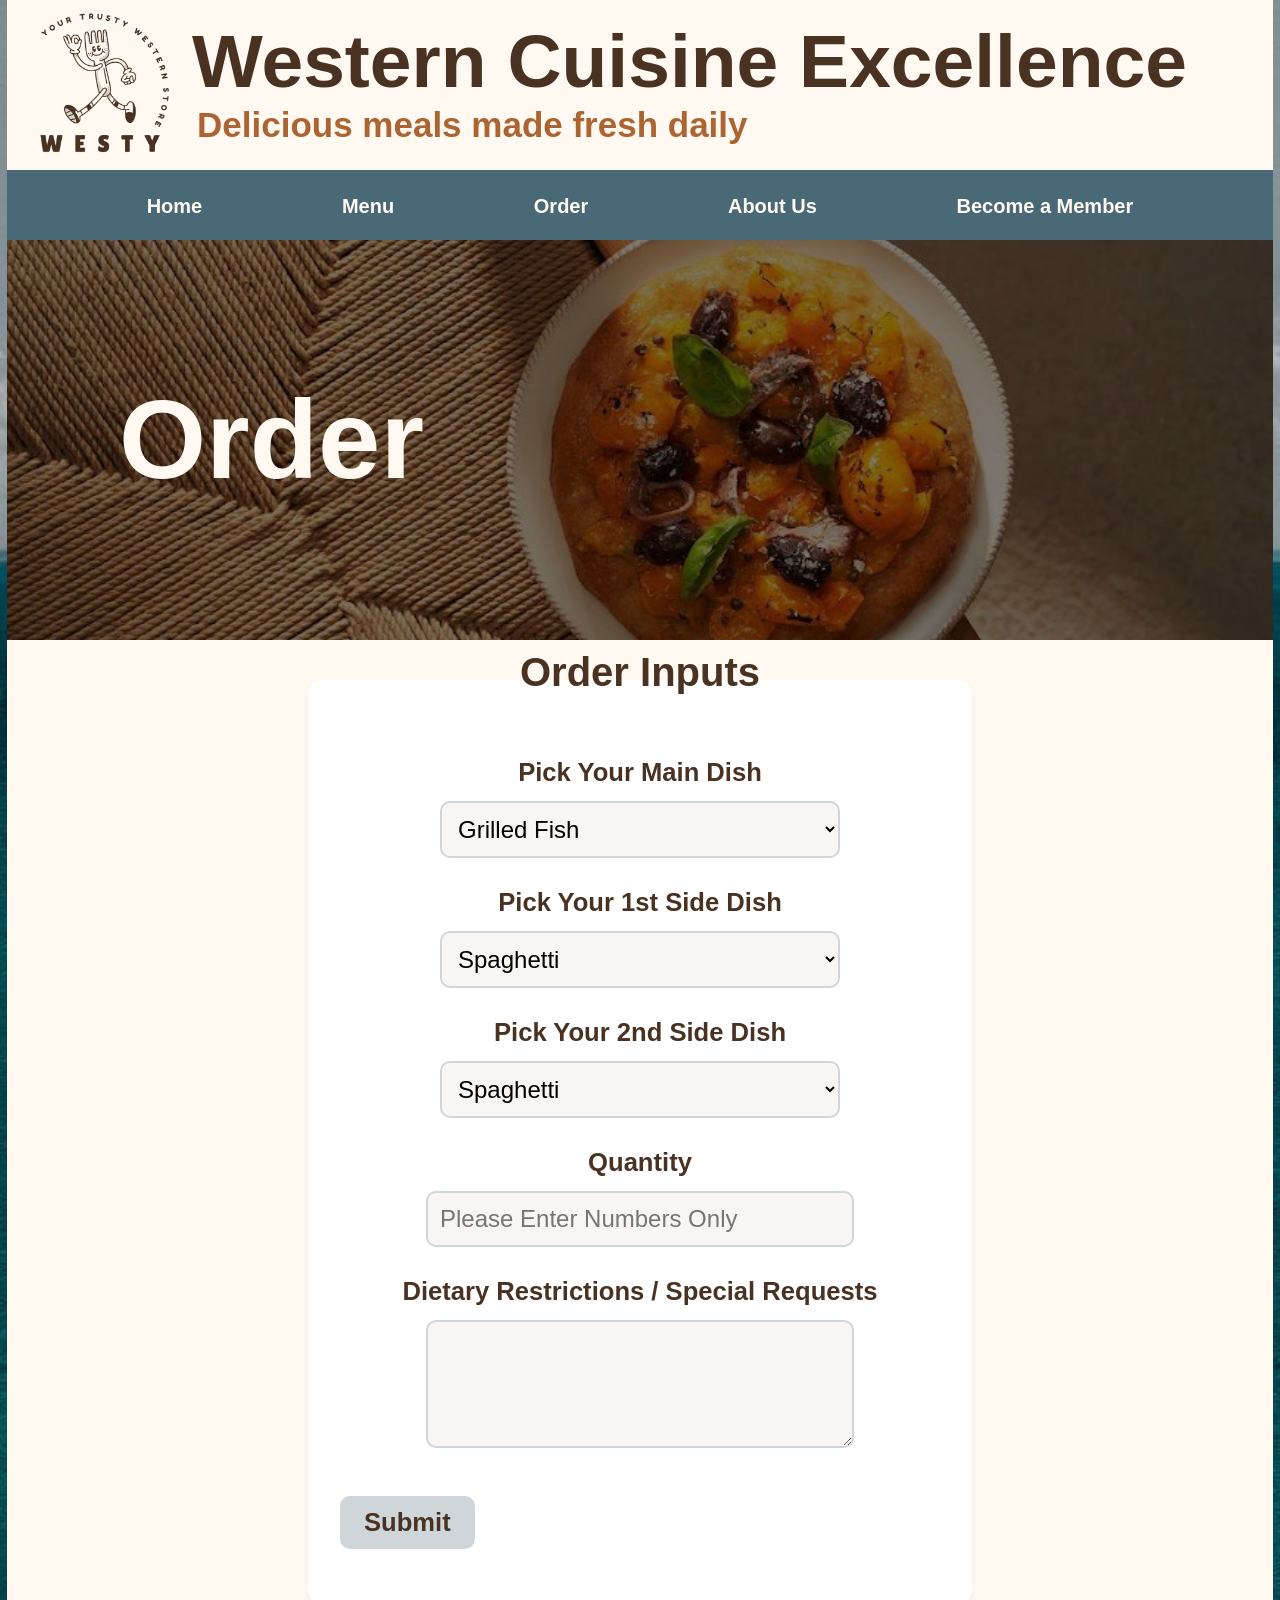
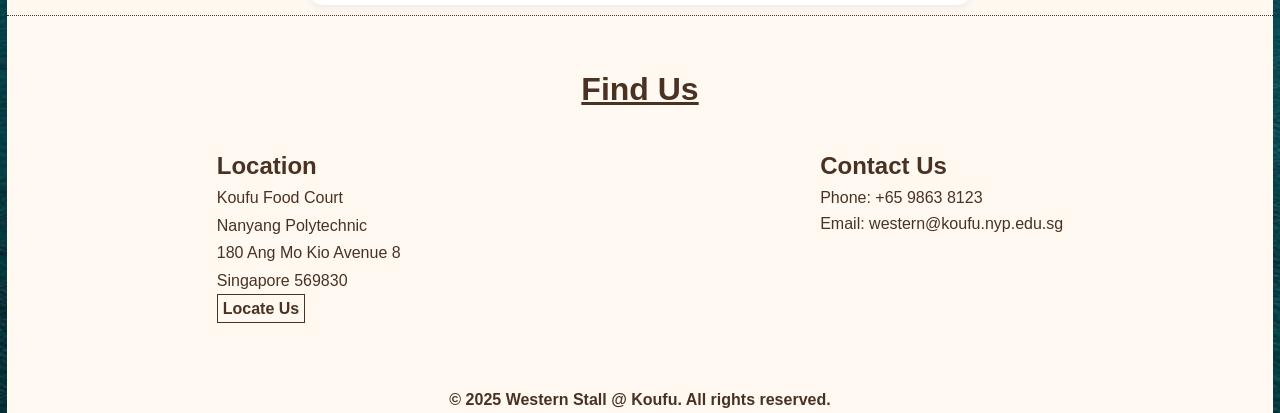
<file: assets/Project File/C2_244876B_HolyAngelinVirsaIrwanto_FinalProject (1)/C2_244876B_HolyAngelinVirsaIrwanto_FinalProject/order.html>
<!DOCTYPE html>
<html lang="en">
<head>
    <meta charset="UTF-8">
    <meta name="viewport" content="width=device-width, initial-scale=1.0">
    <title>Order</title>
    <link rel="stylesheet" href="stylesheet/styles.css">
    <style>
        body{
            background-image: url(Images/bg2.jpg);
            background-size: cover;
            overflow-x: hidden;
            overflow-y: auto;
            background-repeat: no-repeat;
            background-attachment: fixed;
        }
        
        main{
            background-color: #fff9f2;
            border: none;
        }

        .order-banner {
            position: relative;
            width: 100%;
            height: 400px;
            background: linear-gradient(to top, rgb(0, 0, 0, 0.5) 50%, rgb(0, 0, 0, 0.5) 50%), url(Images/menu/banner.jpg);
            background-size: cover;
            background-repeat: no-repeat;
            background-position: center;
            display: flex;
            align-items: center;
            justify-content: left;
        }
        .order-banner-content {
            text-align: center;
            color: #fff9f2;
            padding: 0 2rem;
            animation: fadeIn 1s ease-out;
            
        }
        .order-banner h1 {
            font-size: 7rem;
            margin-bottom: 0;
            margin-left: 5rem;
          
        }


        form{
            display: flex;
            flex-direction: column;
            align-items: center;
            width: 100%;
        }

        fieldset{
            border: none;
            width: 100%;
            max-width: 600px;
            background-color: #ffffff;
            border-radius: 15px;
            padding: 2rem;
            box-shadow: 0 4px 6px rgba(0, 0, 0, 0.05);
            margin-bottom: 10px;
        }

        legend{
            font-size: 2.5rem;
            font-weight: bold;
            color: #493222;
            text-align: center;
            width: 100%;
            padding-bottom: 1rem;
    
        }

       
        label {
            font-size: 1.6rem;
            margin-bottom: 0.5rem;
            color: #493222;
            font-weight: 600;
        }
        

        .form {
            display: flex;
            width: 100%;
            margin-bottom: 1.5rem;
            flex-direction: column;
            align-items: center;
        }

        select{
            font-size: 1.5rem;
            padding: 0.75rem;
            width: 100%;
            max-width: 400px;
            border: 2px solid #ced6da;
            border-radius: 10px;
            background-color: #f9f5f2;
            transition: all 0.3s ease;
        }

        select:focus {
            outline: none;
            border-color: #496977;
            box-shadow: 0 0 0 3px rgba(73, 105, 119, 0.2);
        }

        .submit-button{
            margin-top: 1.5rem;
            margin-bottom: 1.5rem;
            border-radius: 10px;
            padding: 12px 24px;
            font-size: 1.6rem;
            font-weight: bold;
            background-color: #ced6da;
            color: #493222;
            border: none;
            transition: all 0.1s ease;
            cursor: pointer;
        }

        .submit-button:hover{
            transform: translateY(-2px);
            background-color: #496977;
            color: #fff9f2;
        }

        .form textarea {
            font-size: 1.5rem;
            padding: 0.75rem;
            width: 100%;
            max-width: 400px;
            border: 2px solid #ced6da;
            border-radius: 10px;
            background-color: #f9f5f2;
     
            min-height: 100px;
            transition: all 0.3s ease;
        }

        .form textarea:focus {
            outline: none;
            border-color: #496977;
            box-shadow: 0 0 0 3px rgba(73, 105, 119, 0.2);
        }

        .form input[type="text"] {
            font-size: 1.5rem;
            padding: 0.75rem;
            width: 100%;
            max-width: 400px;
            border: 2px solid #ced6da;
            border-radius: 10px;
            background-color: #f9f5f2;
            transition: all 0.3s ease;
        }

        .form input[type="text"]:focus {
            outline: none;
            border-color: #496977;
            box-shadow: 0 0 0 3px rgba(73, 105, 119, 0.2);
        }

        
    </style>

</head>
<body>
    <main>
        <header>
            <div class="header-image">
                <img src="Images/westy2_brown-removebg-preview.png" height="150" width="150" alt="">
            </div>
            <div class="text-container">
            <h1>Western Cuisine Excellence</h1>
            <p>Delicious meals made fresh daily</p>
            </div>
            
            
        </header>

        <nav>
            <a href="home_page.html">Home</a>
            <a href="menu.html">Menu</a>
            <a href="order.html">Order</a>
            <a href="about.html">About Us</a>
            <a href="register.html">Become a Member</a>
        </nav>

        <section class="order-banner">
            <section class="order-banner-content">
                <h1>Order</h1>
            </section>
        </section>

        <form method="get" action="http://jkorpela.fi/cgi-bin/echo.cgi">
            <fieldset>
                <legend>Order Inputs</legend>
                <div class="form">
                    <label for="mymaindish">Pick Your Main Dish</label>
                    <select name="mainDish" id="mymaindish">
                        <option value="grilledfish">Grilled Fish</option>
                        <option value="hawaiichicken">Hawaiian Chicken Chop</option>
                        <option value="mexicanchicken">Mexican Chicken Chop</option>
                        <option value="chickennacho">Chicken Cutlet with Nacho Cheese</option>
                        <option value="beefsteak">Beef Steak</option>
                        <option value="mixedgrill">Mixed Grill</option>
                        <option value="none">None</option>
                    </select>
                </div>
        
                <div class="form">
                    <label for="mysidedish1">Pick Your 1st Side Dish</label>
                    <select name="sideDish" id="mysidedish1">
                        <option value="spaghetti">Spaghetti</option>
                        <option value="butterrice">Butter Rice</option>
                        <option value="frenchfries">French Fries</option>
                        <option value="bakedbeans">Baked Beans</option>
                        <option value="broccolicarrots">Broccoli and Carrots</option>
                        <option value="mashedpotatoes">Mashed Potatoes</option>
                        <option value="mushroomsoup">Mushroom Soup</option>
                        <option value="brownie">Brownie</option>
                        <option value="none">None</option>
                    </select>
                </div>
        
                <div class="form">
                    <label for="mysidedish2">Pick Your 2nd Side Dish</label>
                    <select name="sideDish" id="mysidedish2">
                        <option value="spaghetti">Spaghetti</option>
                        <option value="butterrice">Butter Rice</option>
                        <option value="frenchfries">French Fries</option>
                        <option value="bakedbeans">Baked Beans</option>
                        <option value="broccolicarrots">Broccoli and Carrots</option>
                        <option value="mashedpotatoes">Mashed Potatoes</option>
                        <option value="mushroomsoup">Mushroom Soup</option>
                        <option value="brownie">Brownie</option>
                        <option value="none">None</option>
                    </select>
                </div>
        
                <div class="form">
                    <label for="quantity">Quantity</label>
                    <input type="text" id="quantity" name="quantity" maxlength="2" pattern="[0-9]+" placeholder="Please Enter Numbers Only" required>
                </div>
        
                <div class="form">
                    <label for="extras">Dietary Restrictions / Special Requests</label>
                    <textarea name="Extras" id="extras"></textarea>
                </div>
        
                <div>
                    <input class="submit-button" type="submit">
                </div>
            </fieldset>
        </form>
        
        <section class="contact">
            <h2 class="section-title">Find Us</h2>
            <div class="contact-info">
                <div class="location">
                    <h3>Location</h3>
                    <p>Koufu Food Court</p>
                    <p>Nanyang Polytechnic</p>
                    <p>180 Ang Mo Kio Avenue 8</p>
                    <p>Singapore 569830</p>
                    <p><a href="https://maps.app.goo.gl/f1tavhtFt8kY3Dp88">Locate Us</a></p>
                </div>
                <div class="contact-details">
                    <h3>Contact Us</h3>
                    <p>Phone: +65 9863 8123</p>
                    <p>Email: western@koufu.nyp.edu.sg</p>
                </div>
            </div>
        </section>

        <footer>
            <h4>&copy; 2025 Western Stall @ Koufu. All rights reserved.</h4> 
        </footer>

    </main>
</body>
</html>
</file>
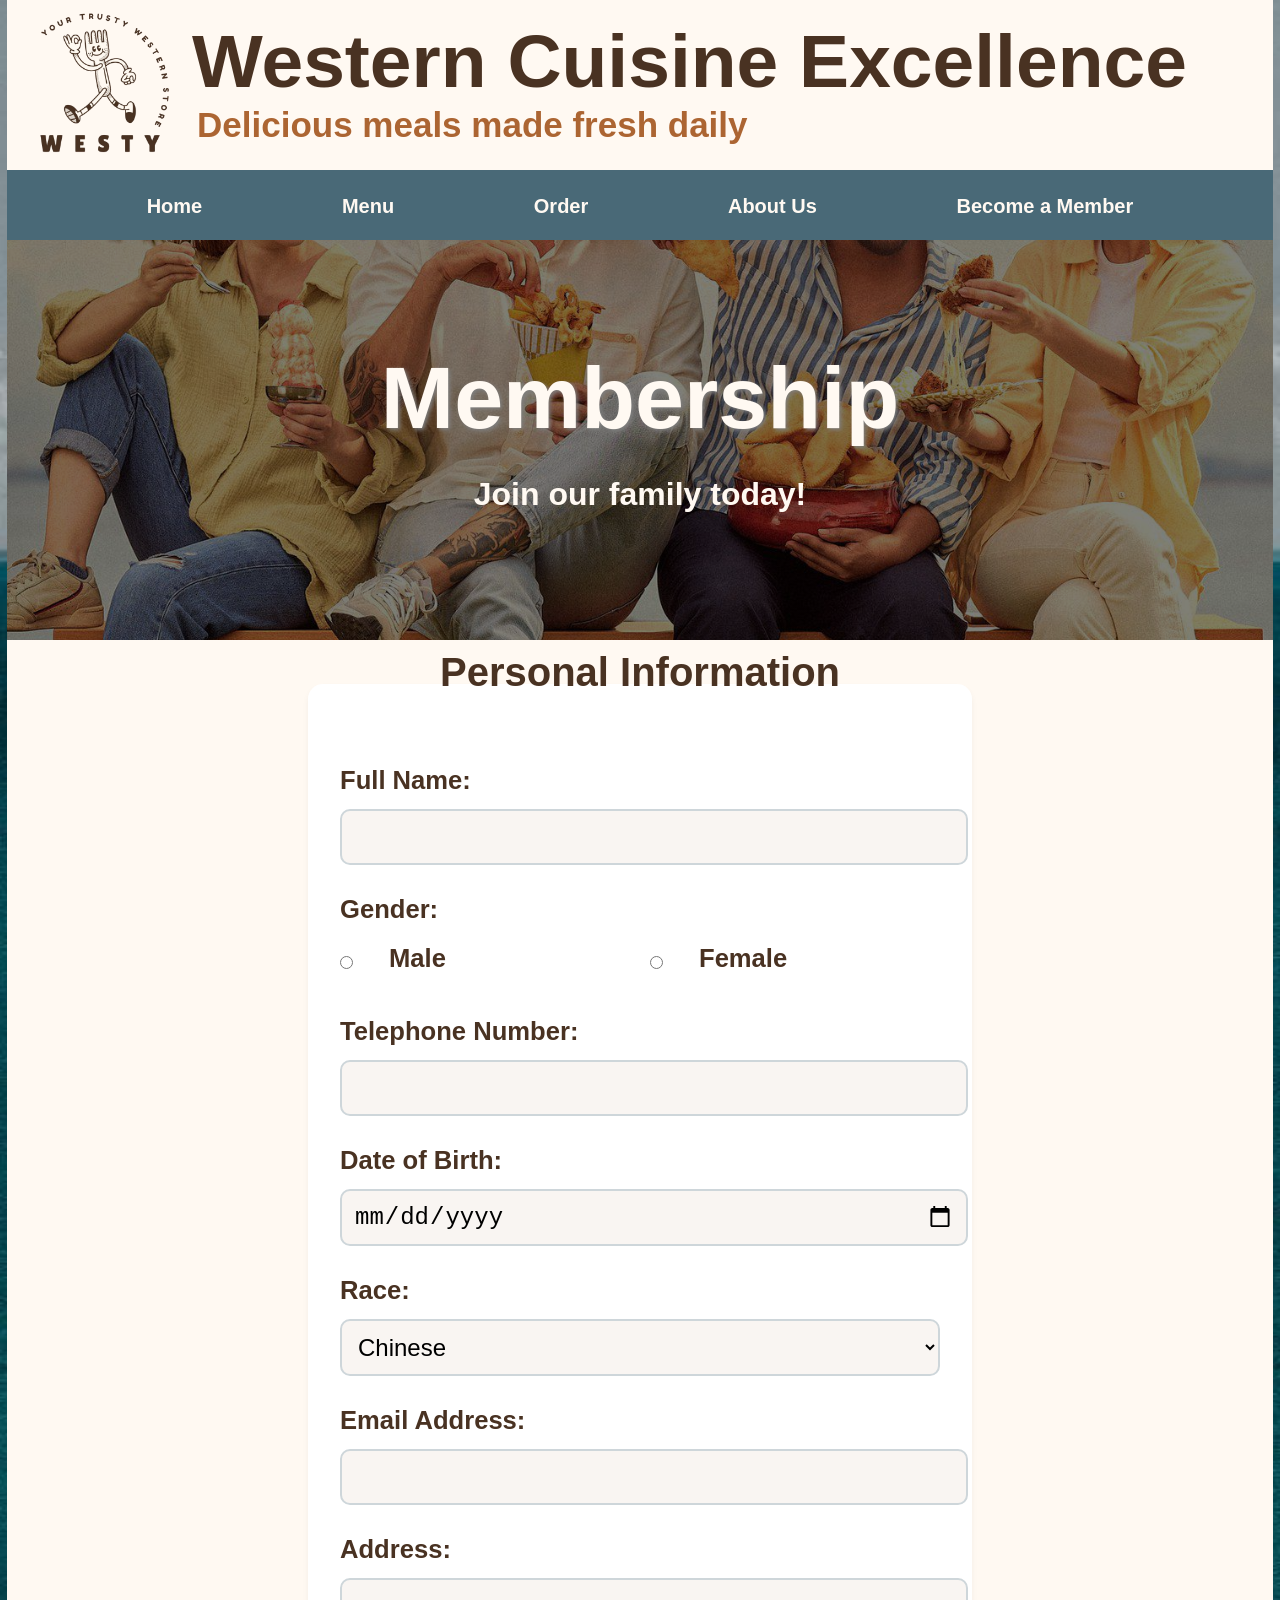
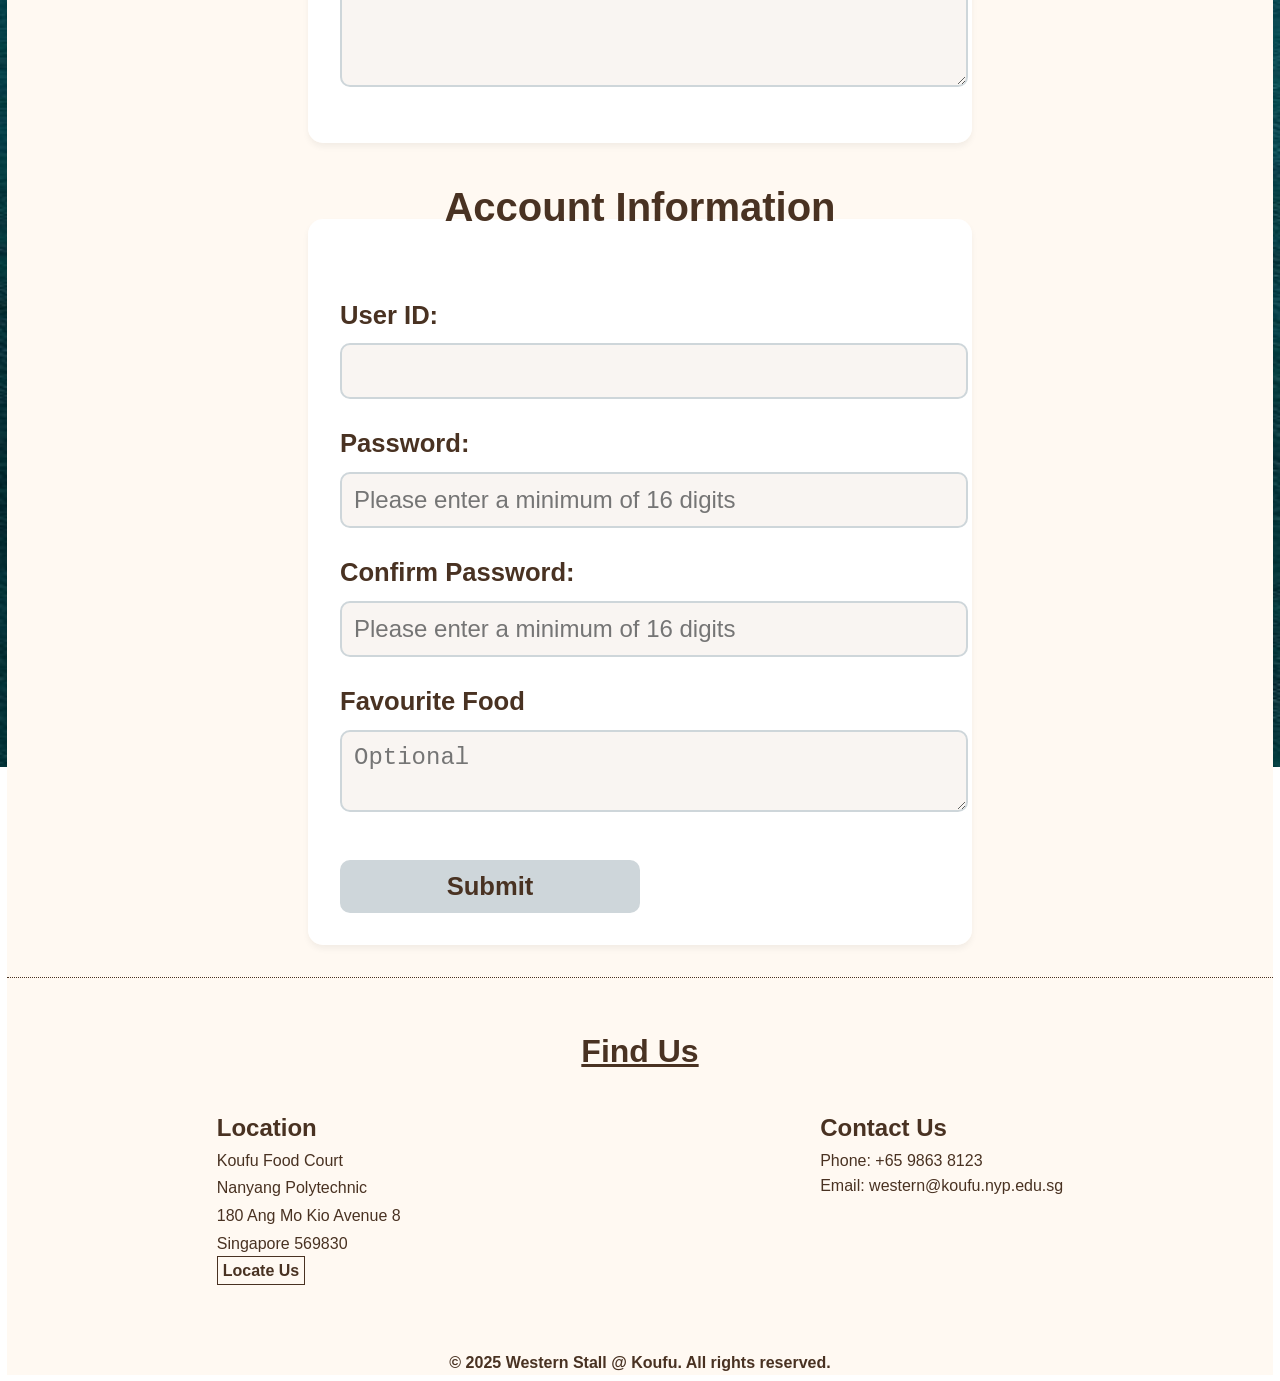
<file: assets/Project File/C2_244876B_HolyAngelinVirsaIrwanto_FinalProject (1)/C2_244876B_HolyAngelinVirsaIrwanto_FinalProject/register.html>
<!DOCTYPE html>
<html lang="en">
<head>
    <meta charset="UTF-8">
    <meta name="viewport" content="width=device-width, initial-scale=1.0">
    <title>Sign Up / Log In</title>
    <link rel="stylesheet" href="stylesheet/styles.css">
    <style>

        body{
            background-image: url(Images/bg2.jpg);
            background-size: cover;
            overflow-x: hidden;
            overflow-y: auto;
            background-repeat: no-repeat;
            background-attachment: fixed;
        }
        
        main{
            background-color: #fff9f2;
            border: none;
        }

        .register-banner {
            position: relative;
            width: 100%;
            height: 400px;
            background: linear-gradient(to top, rgb(0, 0, 0, 0.5) 50%, rgb(0, 0, 0, 0.5) 50%), url(Images/member.jpg);
            background-size: cover;
            background-repeat: no-repeat;
            background-position: center;
            display: flex;
            align-items: center;
            justify-content: center;
        }

        .register-banner-content {
            text-align: center;
            color: #fff9f2;
            padding: 0 2rem;
            animation: fadeIn 1s ease-out;
            
        }

        .register-banner h1 {
            font-size: 5.5rem;
            margin-bottom: 0;
            text-shadow: 2px 2px 4px grey;
        }

        .register-banner p {
            font-size: 2rem;
            margin-bottom: 2rem;
            font-weight: bold;
        }
  
        fieldset {
            border: none;
            width: 100%;
            max-width: 600px;
            background-color: #ffffff;
            border-radius: 15px;
            padding: 2rem;
           
            margin-bottom: 2rem;
            box-shadow: 0 4px 6px rgba(0, 0, 0, 0.05);
        }
        
        legend {
            font-size: 2.5rem;
            font-weight: bold;
            color: #493222;
            text-align: center;
            width: 100%;
            padding-bottom: 1.5rem;
        }
        
        label {
            width: 100%;
            font-size: 1.6rem;
            margin-bottom: 0.5rem;
            color: #493222;
            font-weight: 600;
            text-align: left;
        }

        form {
            display: flex;
            flex-direction: column;
            align-items: center;
            width: 100%;

        }

        .form{
            display: flex;
            flex-direction: column;
            width: 100%;
            margin-bottom: 1.5rem;
            align-items: flex-start;
        }

        input[type="text"],
        input[type="email"], 
        input[type="password"],
        input[type="date"],
        select,
        textarea {
            width: 100%;
            padding: 0.75rem;
            font-size: 1.5rem;
            border: 2px solid #ced6da;
            border-radius: 10px;
            background-color: #f9f5f2;
            transition: all 0.3s ease;
        }

        input[type="text"]:focus,
        input[type="email"]:focus, 
        input[type="password"]:focus,
        input[type="date"]:focus,
        select:focus,
        textarea:focus {
            outline: none;
            border-color: #496977;
            box-shadow: 0 0 0 3px rgba(73, 105, 119, 0.2);
        }



        .submit-button {
            margin-top: 1.5rem;
            border-radius: 10px;
            padding: 12px 24px;
            font-size: 1.6rem;
            font-weight: bold;
            background-color: #ced6da;
            color: #493222;
            border: none;
            transition: all 0.1s ease;
            cursor: pointer;
            width: 100%;
            max-width: 300px;
        }

        .submit-button:hover {
            transform: translateY(-3px);
            background-color: #496977;
            color: #fff9f2;
            box-shadow: 0 4px 6px rgba(0, 0, 0, 0.2);
        }

        .gender{
            font-size: 1.5rem;
            margin-right: 1rem;
        }

        .gender-container {
            display: flex;
            justify-content: flex-start;
            font-size: 1.5rem;
            gap: 20px;
            align-items: center;
            width: 100%;
        }
        


    </style>

</head>
<body>
    <main>
        <header>
            <div class="header-image">
                <img src="Images/westy2_brown-removebg-preview.png" height="150" width="150" alt="">
            </div>
            <div class="text-container">
            <h1>Western Cuisine Excellence</h1>
            <p>Delicious meals made fresh daily</p>
            </div>
            
            
        </header>

        <nav>
            <a href="home_page.html">Home</a>
            <a href="menu.html">Menu</a>
            <a href="order.html">Order</a>
            <a href="about.html">About Us</a>
            <a href="register.html">Become a Member</a>
        </nav>

        <section class="register-banner">
            <div class="register-banner-content">
                <h1>Membership</h1>
                <p>Join our family today!</p>
            </div>
        </section>

                 
        <form method="get" action="http://jkorpela.fi/cgi-bin/echo.cgi">
            <fieldset>
                <legend>Personal Information</legend>
                <div class="form">
                    <label for="fullname">Full Name:</label>
                    <input type="text" id="fullname" required>
                </div>
        
                <div class="form">
                    <label>Gender:</label>
                    <div class="gender-container" id="genderRadioGroup">
                        <input class="gender" type="radio" id="male" name="mygender" value="M">
                        <label for="male">Male</label>
                        <input class="gender" type="radio" id="female" name="mygender" value="F">
                        <label for="female">Female</label>
                    </div>
                </div>
        
                <div class="form">
                    <label for="telephone">Telephone Number:</label>
                    <input type="text" id="telephone" name="mymobile" pattern="[98]{1}[0-9]{7}" required>
                </div>
        
                <div class="form">
                    <label for="dob">Date of Birth:</label>
                    <input type="date" id="dob" name="mydob" required>
                </div>
        
                <div class="form">
                    <label for="race">Race:</label>
                    <select name="race" id="race">
                        <option value="C">Chinese</option>
                        <option value="M">Malay</option>
                        <option value="I">Indian</option>
                        <option value="O">Others</option>
                    </select>
                </div>
        
                <div class="form">
                    <label for="email">Email Address:</label>
                    <input type="email" id="email" name="myemail" required>
                </div>
        
                <div class="form">
                    <label for="address">Address:</label>
                    <textarea id="address" name="myaddress" rows="3" cols="50" required></textarea>
                </div>
            </fieldset>
        
            <fieldset>
                <legend>Account Information</legend>
                <div class="form">
                    <label for="userid">User ID:</label>
                    <input type="text" id="userid" minlength="4" required>
                </div>
        
                <div class="form">
                    <label for="password">Password:</label>
                    <input type="password" id="password" minlength="16" name="mypassword" placeholder="Please enter a minimum of 16 digits" required>
                </div>
        
                <div class="form">
                    <label for="confirmpassword">Confirm Password:</label>
                    <input type="password" id="confirmpassword" minlength="16" name="mypassword" placeholder="Please enter a minimum of 16 digits" required>
                </div>
        
                <div class="form">
                    <label for="favouritefood">Favourite Food</label>
                    <textarea id="favouritefood" name="myfavouritefood" placeholder="Optional"></textarea>
                </div>
        
                <div>
                    <input class="submit-button" type="submit">
                </div>
            </fieldset>
        </form>

        <section class="contact">
            <h2 class="section-title">Find Us</h2>
            <div class="contact-info">
                <div class="location">
                    <h3>Location</h3>
                    <p>Koufu Food Court</p>
                    <p>Nanyang Polytechnic</p>
                    <p>180 Ang Mo Kio Avenue 8</p>
                    <p>Singapore 569830</p>
                    <p><a href="https://maps.app.goo.gl/f1tavhtFt8kY3Dp88">Locate Us</a></p>
                </div>
                <div class="contact-details">
                    <h3>Contact Us</h3>
                    <p>Phone: +65 9863 8123</p>
                    <p>Email: western@koufu.nyp.edu.sg</p>
                </div>
            </div>
        </section>

        <footer>
            <h4>&copy; 2025 Western Stall @ Koufu. All rights reserved.</h4> 
        </footer>
    </main>
    
</body>
</html>
</file>
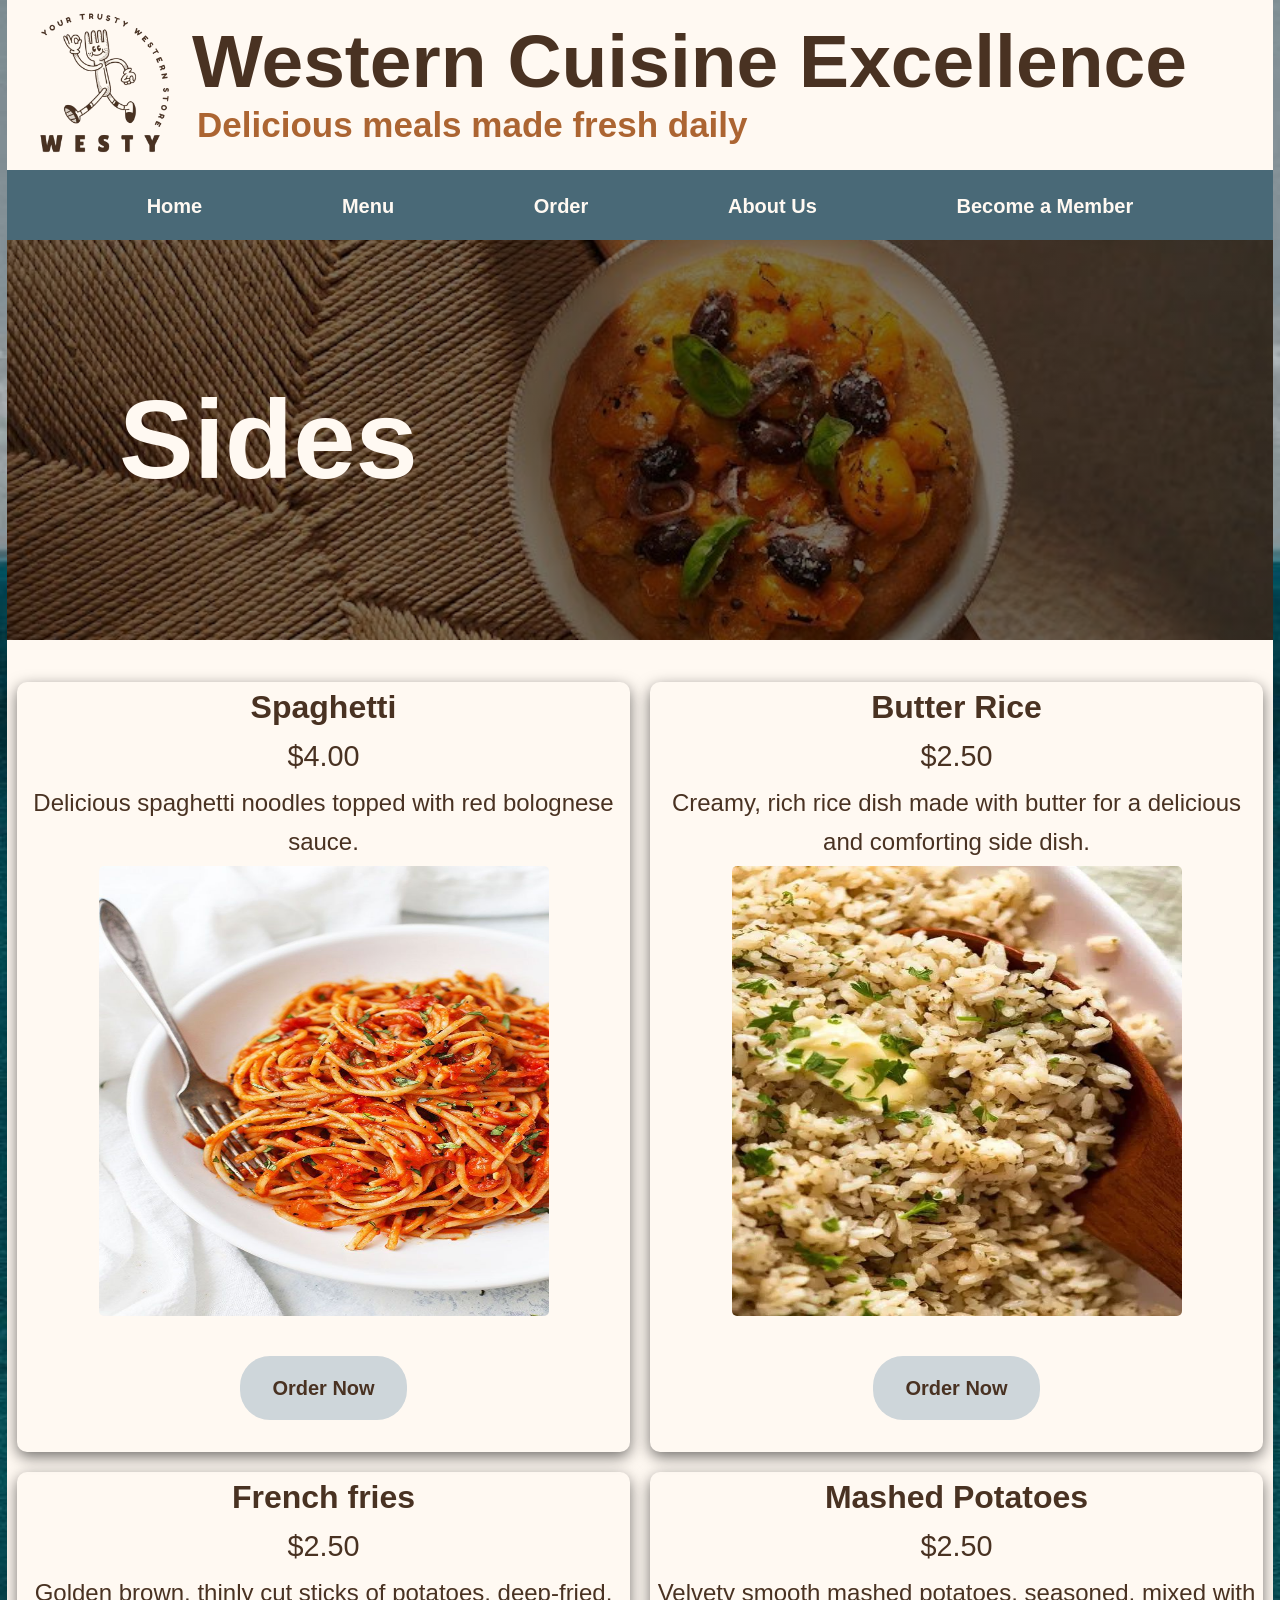
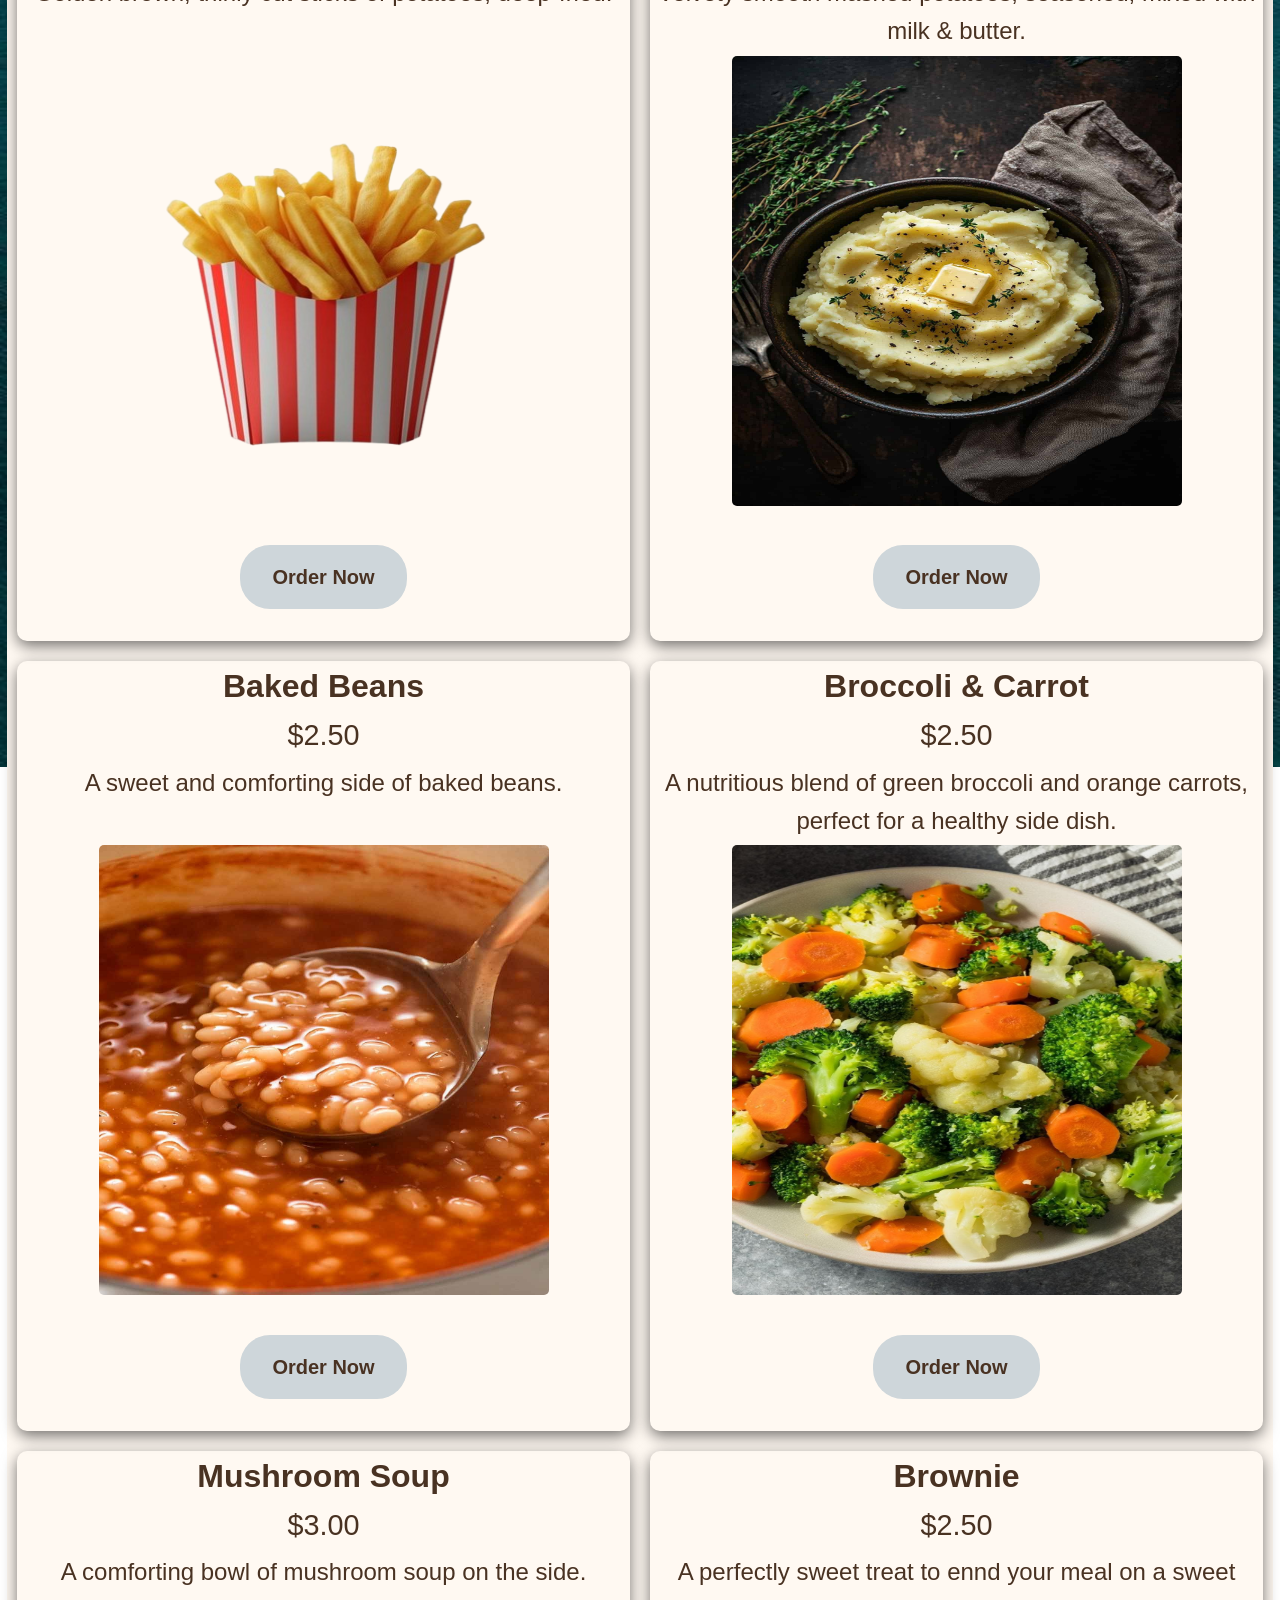
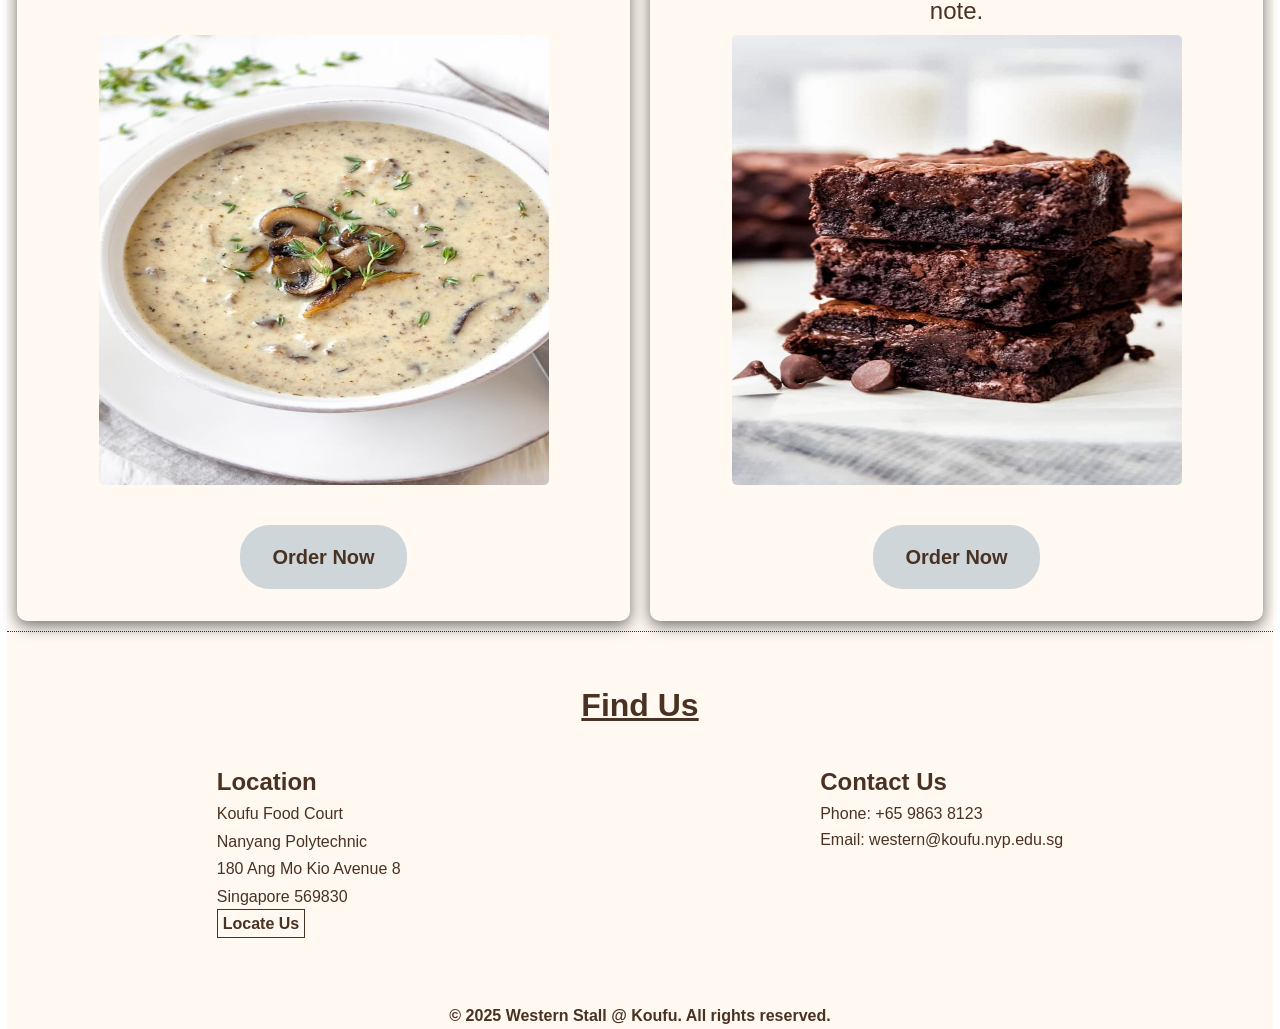
<file: assets/Project File/C2_244876B_HolyAngelinVirsaIrwanto_FinalProject (1)/C2_244876B_HolyAngelinVirsaIrwanto_FinalProject/sidesandesserts.html>
<!DOCTYPE html>
<html lang="en">
<head>
    <meta charset="UTF-8">
    <meta name="viewport" content="width=device-width, initial-scale=1.0">
    <title>Sides & Desserts</title>
    <link rel="stylesheet" href="stylesheet/styles.css">
    <style>
        body{
            background-image: url(Images/bg2.jpg);
            background-size: cover;
            overflow-x: hidden;
            overflow-y: auto;
            background-repeat: no-repeat;
            background-attachment: fixed;
        }
        
        main{
            background-color: #fff9f2;
            border: none;
        }
        .menu-banner {
            position: relative;
            width: 100%;
            height: 400px;
            background: linear-gradient(to top, rgb(0, 0, 0, 0.5) 50%, rgb(0, 0, 0, 0.5) 50%), url(Images/menu/banner.jpg);
            background-size: cover;
            background-repeat: no-repeat;
            background-position: center;
            display: flex;
            align-items: center;
            justify-content: left;
            margin-bottom: 2rem;
        }
        .menu-banner-content {
            text-align: center;
            color: #fff9f2;
            padding: 0 2rem;
            animation: fadeIn 1s ease-out;
            
        }
        .menu-banner h1 {
            font-size: 7rem;
            margin-bottom: 0;
            margin-left: 5rem;
          
        }
        .menu-rows{
            display: flex;
            justify-content: space-around;

     
        }
        .sides-dishes{
            flex: 2;
            display: flex;
            flex-direction: column;
            align-items: center;
            text-align: center;
    
            border-radius: 10px;
            transition: transform 0.3s;
            box-shadow: 0 5px 15px rgba(0, 0, 0, 0.549);
            margin: 10px;
        }

        .sides-desc {
            flex: 2;
            
        }

        .sides-desc h2{
            font-size: 2rem;
        }

        .sides-desc .price{
            font-size: 1.8rem;
        }

        .sides-desc p{
           font-size: 1.5rem;
           margin-bottom: 5px;
        }

        .mains-img {
          
            flex: 1;
        }

        .sides-img img{
            border-radius: 5px;
            width: 450px;
            height: 450px;

        }

        .menu-button{
            display: inline-block;
            padding: 1rem 2rem;
            background-color: #ced6da;
            color: #496977;
            text-decoration: none;
            border-radius: 30px;
            font-weight: bold;
            transition: transform 0.05s, background-color0.3s;
            margin: 2rem 0;
            font-size: 20px;
        }

        .menu-button a{
            font-weight: bolder;
            color: #493222;
            
        }

        .menu-button:hover {
            transform: translateY(-2px);
            background-color: #496977;
        }

        .menu-button:hover  a{
            color: #fff9f2;
        }
    </style>

</head>
<body>
    <main>
        <header>
            <div class="header-image">
                <img src="Images/westy2_brown-removebg-preview.png" height="150" width="150" alt="">
            </div>
            <div class="text-container">
            <h1>Western Cuisine Excellence</h1>
            <p>Delicious meals made fresh daily</p>
            </div>
        </header>

        <nav>
            <a href="home_page.html">Home</a>
            <a href="menu.html">Menu</a>
            <a href="order.html">Order</a>
            <a href="about.html">About Us</a>
            <a href="register.html">Become a Member</a>
        </nav>

        <section class="menu">

            <div class="sides">
                <section class="menu-banner">
                    <section class="menu-banner-content">
                        <h1>Sides</h1>
                    </section>
                </section>

            <div class="menu-rows">
                <div class="sides-dishes">
                    <div class="sides-desc">
                        <h2>Spaghetti</h2>
                        <p class="price">$4.00</p>
                        <p>Delicious spaghetti noodles topped with red bolognese sauce.</p>
                    </div>
                    <div class="sides-img">
                        <img src="Images/menu/spaghetti.jpg" alt="Spaghetti">
                    </div>
                    <div class="menu-button">
                        <a href="order.html">Order Now</a>
                    </div>
                </div>

                <div class="sides-dishes">
                    <div class="sides-desc">
                        <h2>Butter Rice</h2>
                        <p class="price">$2.50</p>
                        <p>Creamy, rich rice dish made with butter for a delicious and comforting side dish.</p>
                    </div>
                    <div class="sides-img">
                        <img src="Images/menu/butter-rice.jpg" alt="Butter Rice">
                    </div>
                    <div class="menu-button">
                        <a href="order.html">Order Now</a>
                    </div>
                </div>
            </div>

            <div class="menu-rows">
                <div class="sides-dishes">
                    <div class="sides-desc">
                        <h2>French fries</h2>
                        <p class="price">$2.50</p>
                        <p>Golden brown, thinly cut sticks of potatoes, deep-fried.</p>
                    </div>
                    <div class="sides-img">
                        <img src="Images/menu/realfries.png" alt="French Fries">
                    </div>
                    <div class="menu-button">
                        <a href="order.html">Order Now</a>
                    </div>
                </div>

                <div class="sides-dishes">
                    <div class="sides-desc">
                        <h2>Mashed Potatoes</h2>
                        <p class="price">$2.50</p>
                        <p>Velvety smooth mashed potatoes, seasoned, mixed with milk & butter.</p>
                    </div>
                    <div class="sides-img">
                        <img src="Images/menu/mashedpotatoes.jpg" alt="Mashed Potatoes">
                    </div>
                    <div class="menu-button">
                        <a href="order.html">Order Now</a>
                    </div>
                </div>
            </div>

            <div class="menu-rows">
                <div class="sides-dishes">
                    <div class="sides-desc">
                        <h2>Baked Beans</h2>
                        <p class="price">$2.50</p>
                        <p>A sweet and comforting side of baked beans.</p>
                    </div>
                    <div class="sides-img">
                        <img src="Images/menu/bakedbeans.jpg" alt="Baked Beans">
                    </div>
                    <div class="menu-button">
                        <a href="order.html">Order Now</a>
                    </div>
                </div>

                <div class="sides-dishes">
                    <div class="sides-desc">
                        <h2>Broccoli & Carrot</h2>
                        <p class="price">$2.50</p>
                        <p>A nutritious blend of green broccoli and orange carrots, perfect for a healthy side dish.</p>
                    </div>
                    <div class="sides-img">
                        <img src="Images/menu/broccolicarrots.jpg" alt="Broccoli & Carrots">
                    </div>
                    <div class="menu-button">
                        <a href="order.html">Order Now</a>
                    </div>
                </div>
            </div>

            <div class="menu-rows">
                <div class="sides-dishes">
                    <div class="sides-desc">
                        <h2>Mushroom Soup</h2>
                        <p class="price">$3.00</p>
                        <p>A comforting bowl of mushroom soup on the side.</p>
                    </div>
                    <div class="sides-img">
                        <img src="Images/menu/mushroomsoup.jpg" alt="Mushroom Soup">
                    </div>
                    <div class="menu-button">
                        <a href="order.html">Order Now</a>
                    </div>
                </div>

                <div class="sides-dishes">
                    <div class="sides-desc">
                        <h2>Brownie</h2>
                        <p class="price">$2.50</p>
                        <p>A perfectly sweet treat to ennd your meal on a sweet note.</p>
                    </div>
                    <div class="sides-img">
                        <img src="Images/menu/brownie.jpg" alt="Brownie">
                    </div>
                    <div class="menu-button">
                        <a href="order.html">Order Now</a>
                    </div>
                </div>
            </div>


            </div>

        </section>

        <section class="contact">
            <h2 class="section-title">Find Us</h2>
            <div class="contact-info">
                <div class="location">
                    <h3>Location</h3>
                    <p>Koufu Food Court</p>
                    <p>Nanyang Polytechnic</p>
                    <p>180 Ang Mo Kio Avenue 8</p>
                    <p>Singapore 569830</p>
                    <p><a href="https://maps.app.goo.gl/f1tavhtFt8kY3Dp88">Locate Us</a></p>
                </div>
                <div class="contact-details">
                    <h3>Contact Us</h3>
                    <p>Phone: +65 9863 8123</p>
                    <p>Email: western@koufu.nyp.edu.sg</p>
                </div>
            </div>
        </section>

        <footer>
            <h4>&copy; 2025 Western Stall @ Koufu. All rights reserved.</h4> 
        </footer>

    </main>
</body>
</html>
</file>
<file: assets/Project File/C2_244876B_HolyAngelinVirsaIrwanto_FinalProject (1)/C2_244876B_HolyAngelinVirsaIrwanto_FinalProject/stylesheet/styles.css>
*{ margin: 0; padding: 0;}

main {
    padding: 0px;
}

body {
    font-family: Arial, sans-serif;
    color: #493222;
    line-height: 1.6;
    width: 1266px; /* Page width */
    margin: 0 auto; /* Centers the page horizontally */
    padding: 0; /* Optional: ensures no extra padding */
}

header {
    height: 150px;

    display: flex;
    align-items: center;
    justify-content: flex-start;
    padding: 10px 20px;
 
    top: 0;
    left: 0;
    background-color: #fff9f2;
    color: #493222;
    z-index: 1000;

}

header p{
    color: #ac6532;
}

header div {
    display: flex;
    align-items: center
}

.text-container {
    display: flex;
    flex-direction: column;
    align-items: flex-start;
    text-align: left;
    margin-left: 15px;
    width: auto;
}

.text-container h1 {
    font-family: Arial, Helvetica, sans-serif;
    font-size: 75px;
    font-weight: bold;
    margin-bottom: 5px;
    line-height: 1;
}

.text-container p {
    font-family: Arial, Helvetica, sans-serif;
    font-size: 35px;
    font-weight: bold;
    text-align: left;
    margin-left: 5px;
    margin-top: 0;
    line-height: 1.2;

}

nav {
    background-color:#496977;
    height: 50px;
    display: flex;
    justify-content: space-evenly;
    padding-top: 20px;
    font-size: 20px;
    width: 100%;
}

a {
    color: #fff9f2;
    text-decoration: none;
    font-weight: bold;
    position: relative;
}

nav a:hover {
    color: #65a7c8;
    transform: translateY(-2px);
}

.section-title{
    text-decoration: underline;
    text-align: center;
    font-size: 2rem;
    font-weight: bolder;
}

.contact{
    border-top: #493222 dotted thin;
    padding-top: 3rem;
}

.contact-info{
    display: flex;
    justify-content:space-around;
    margin-top: 2rem;
    margin-bottom: 2rem;
    
}

.contact-info h3{
    font-size: 1.5rem;
}


footer {
    padding-top: 2rem;
    text-align: center;
}




.intro {
    text-align: center;
}

.location p{
    margin-bottom: 2px;
}

.location a{
    color: #493222;
    border: solid #493222 thin;
    padding: 5px;
}

.location a:hover{
    background-color: #ac6532;
    color: #fff9f2;
}
</file>
